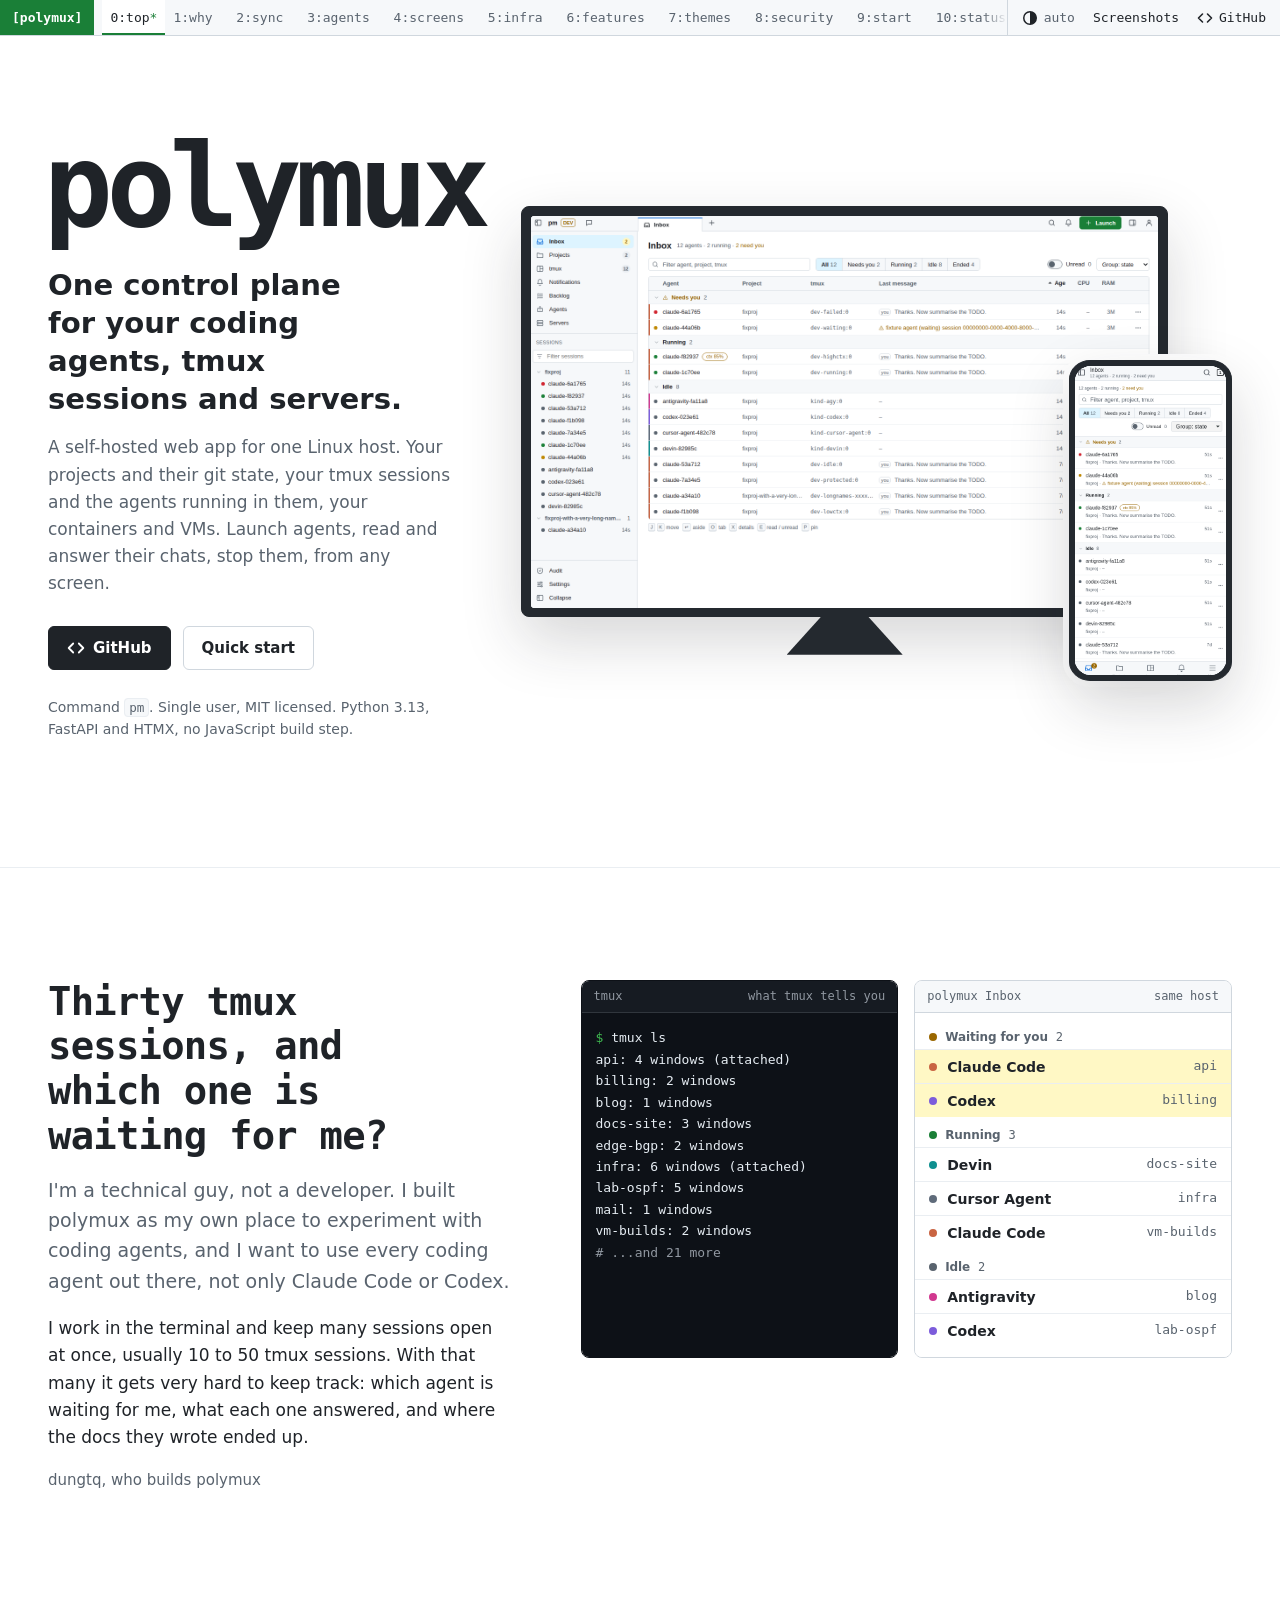
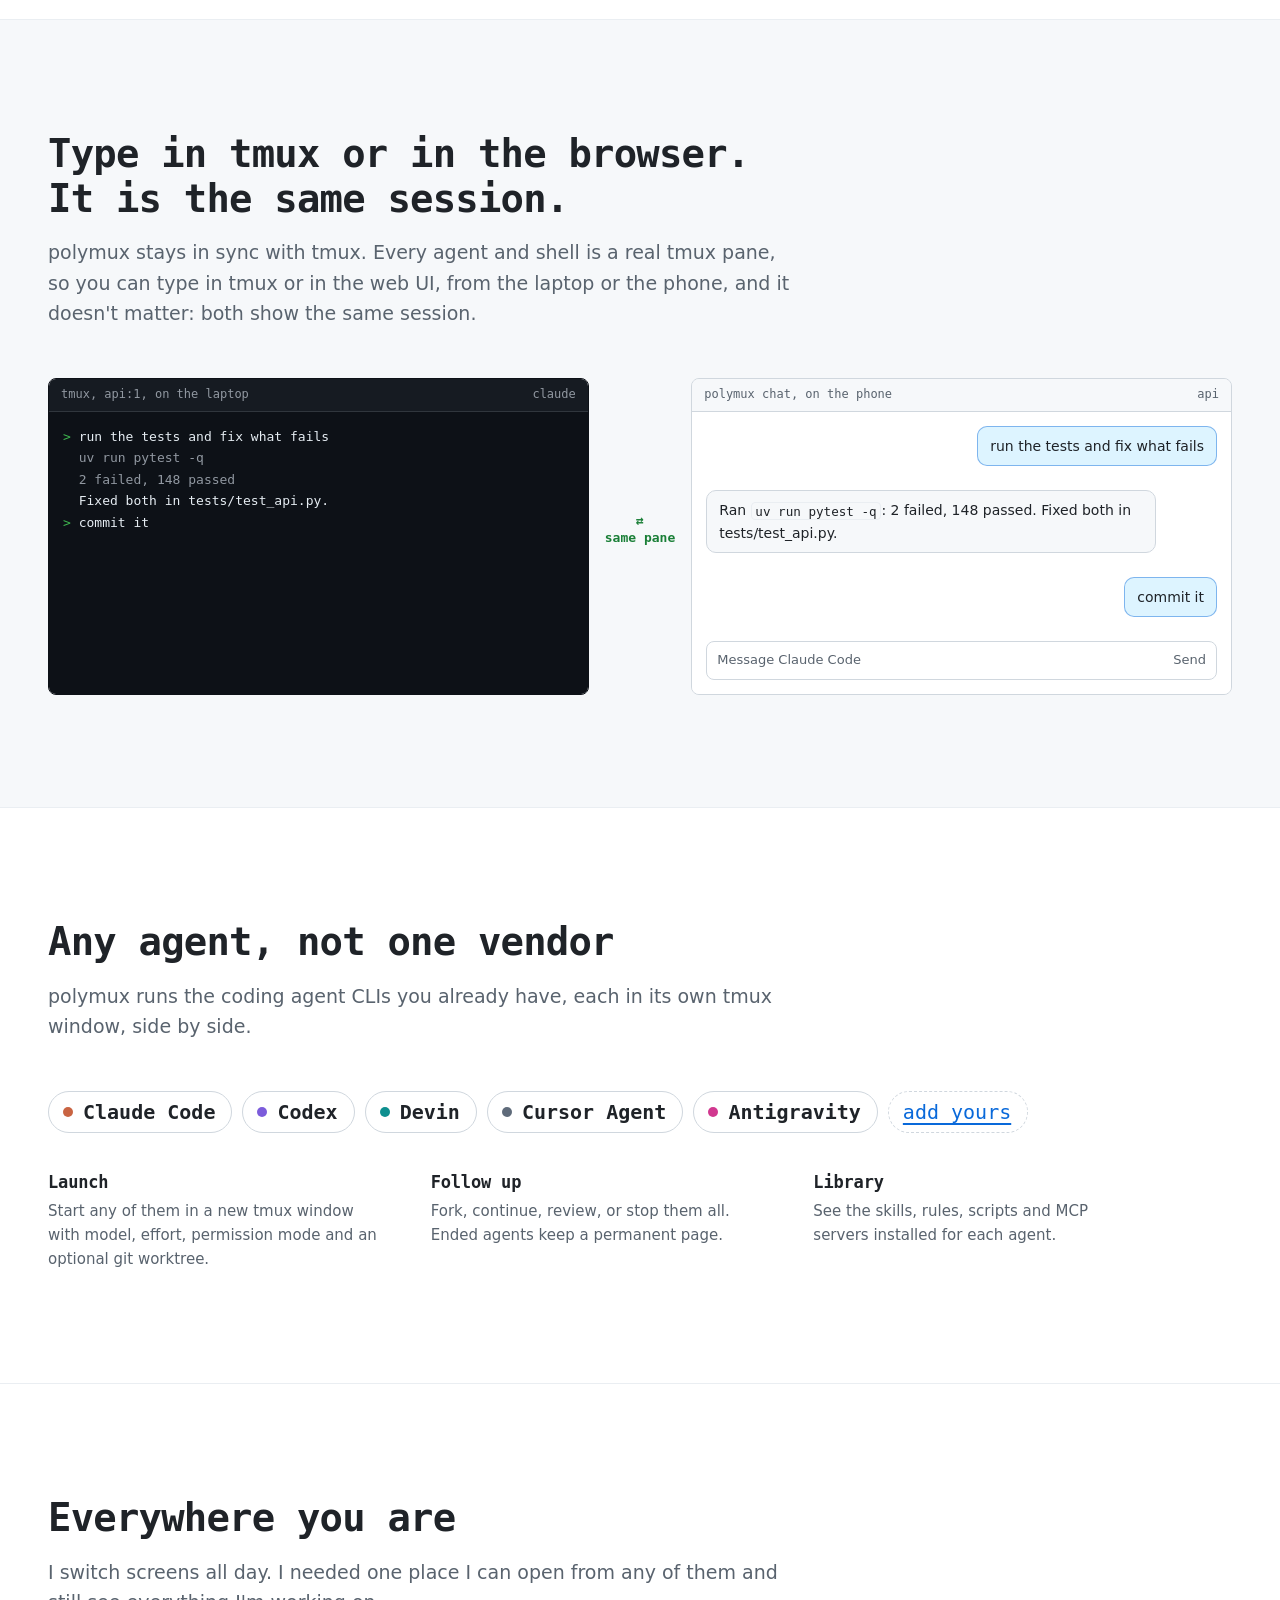
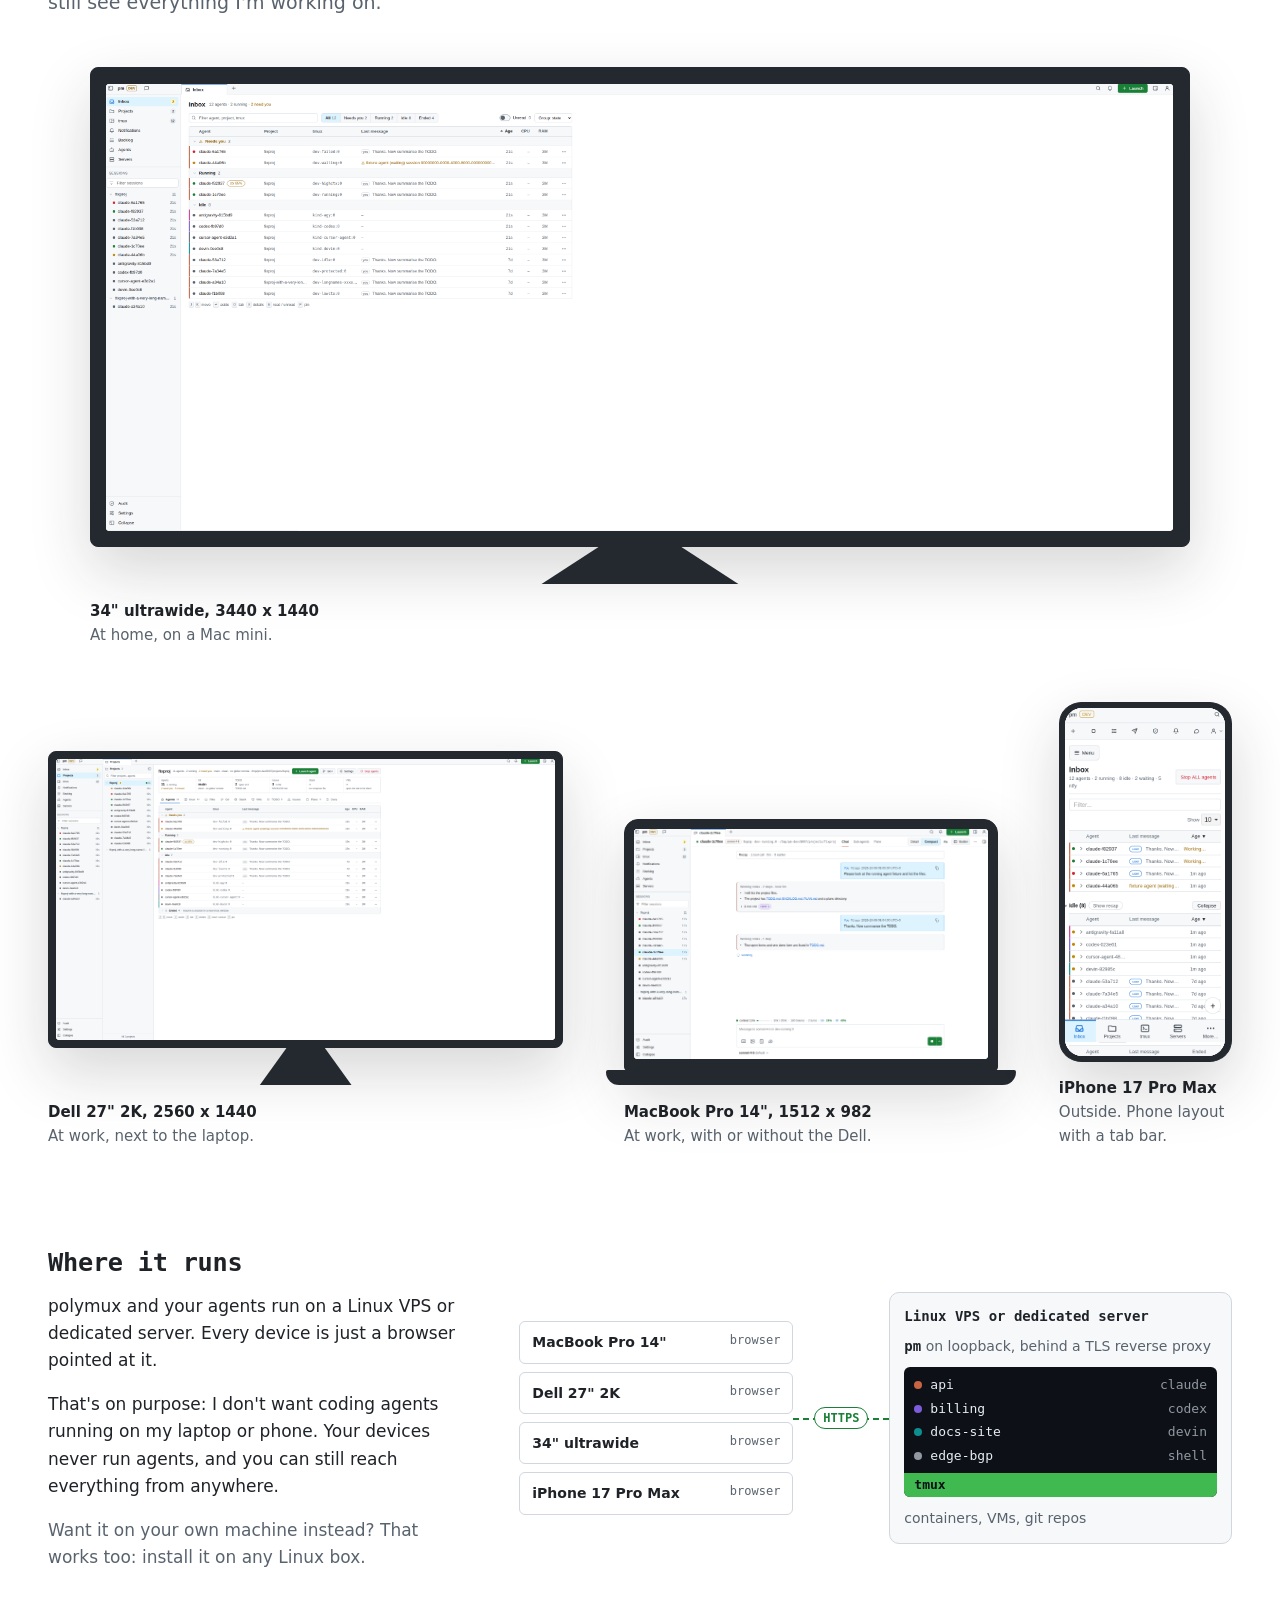
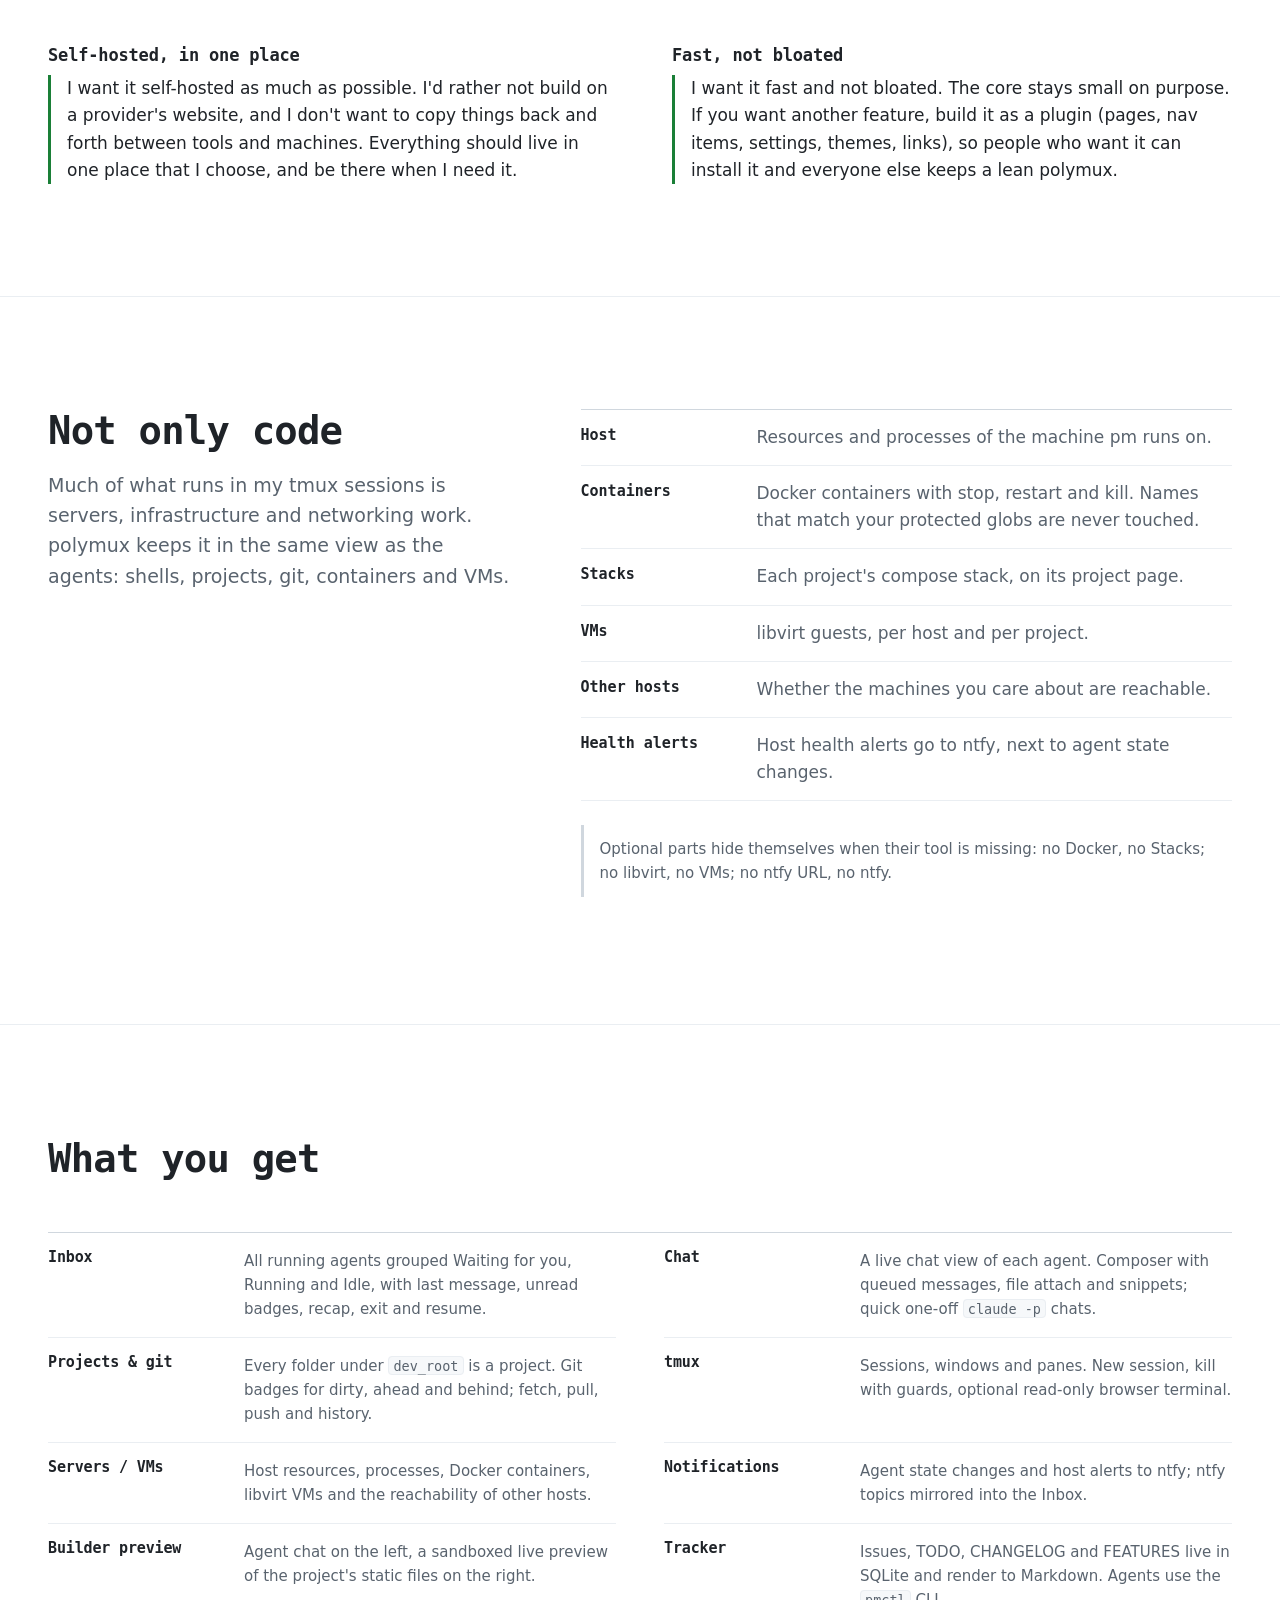
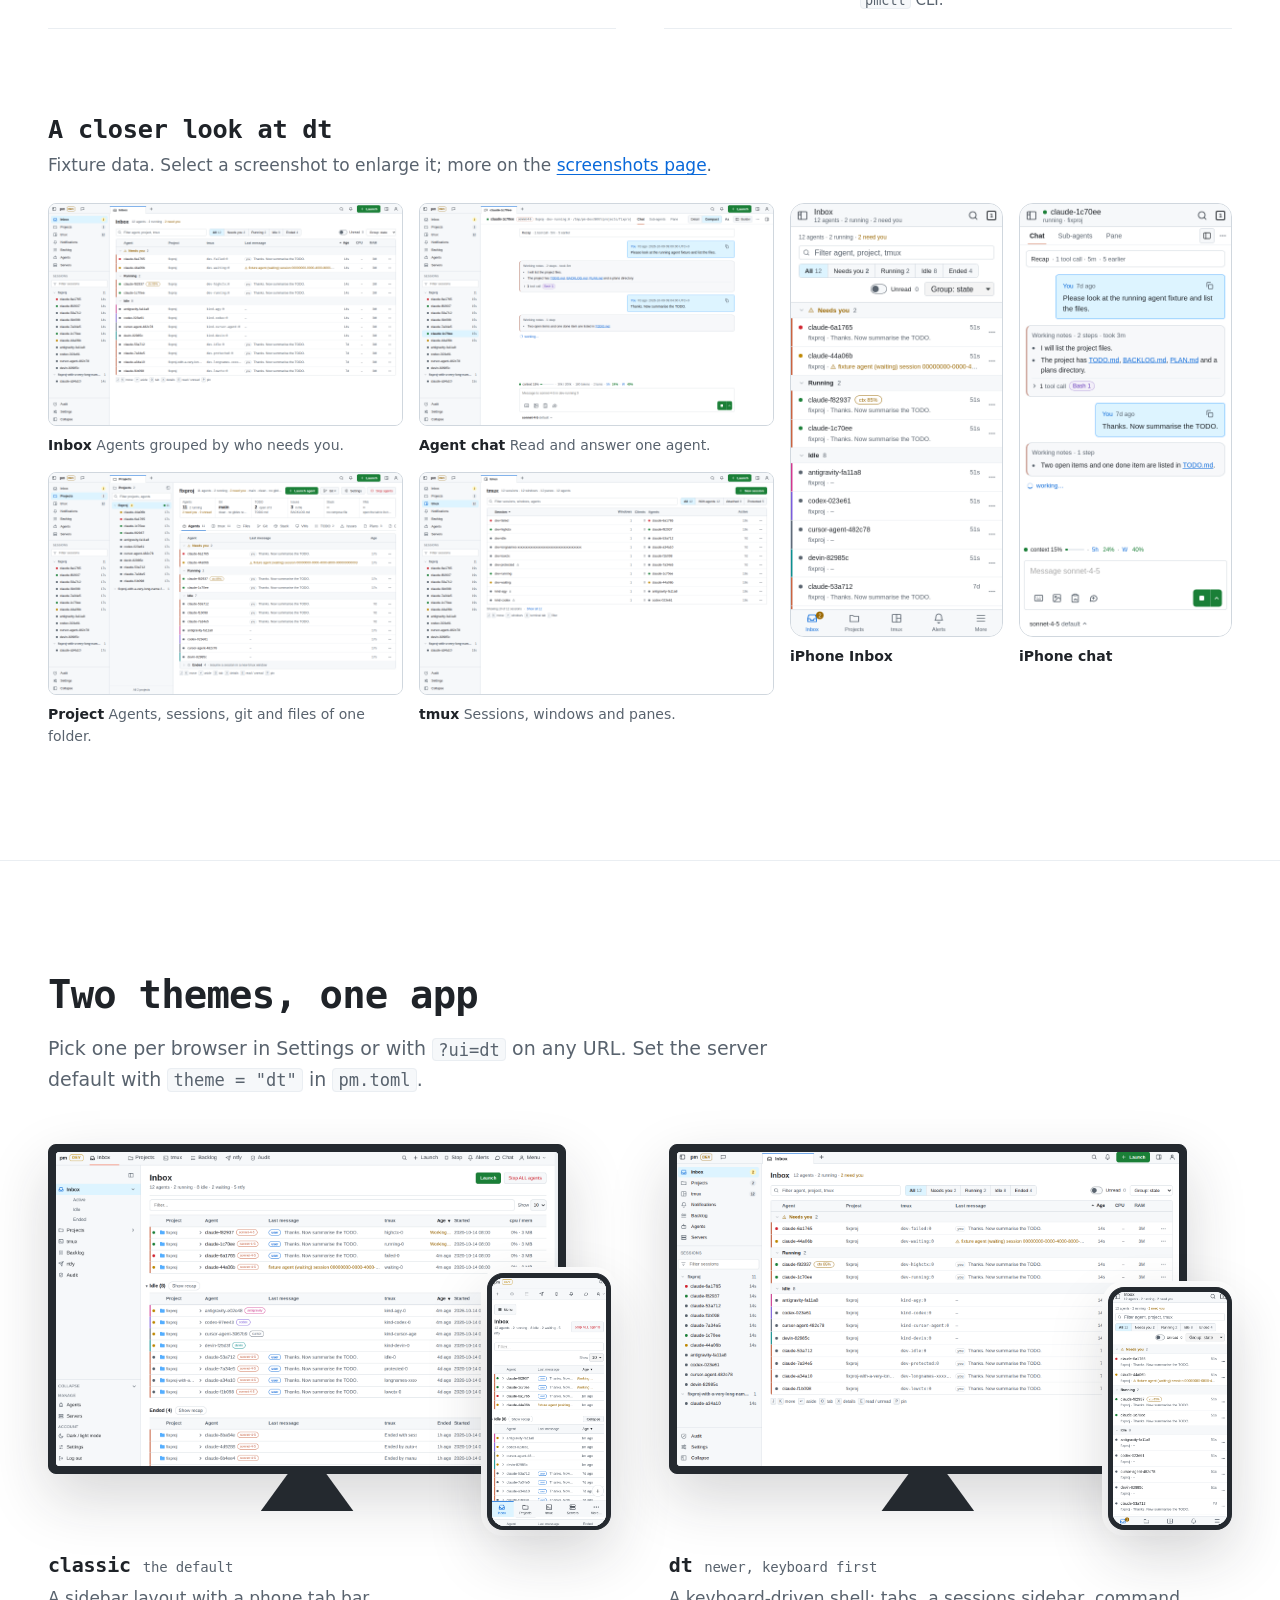
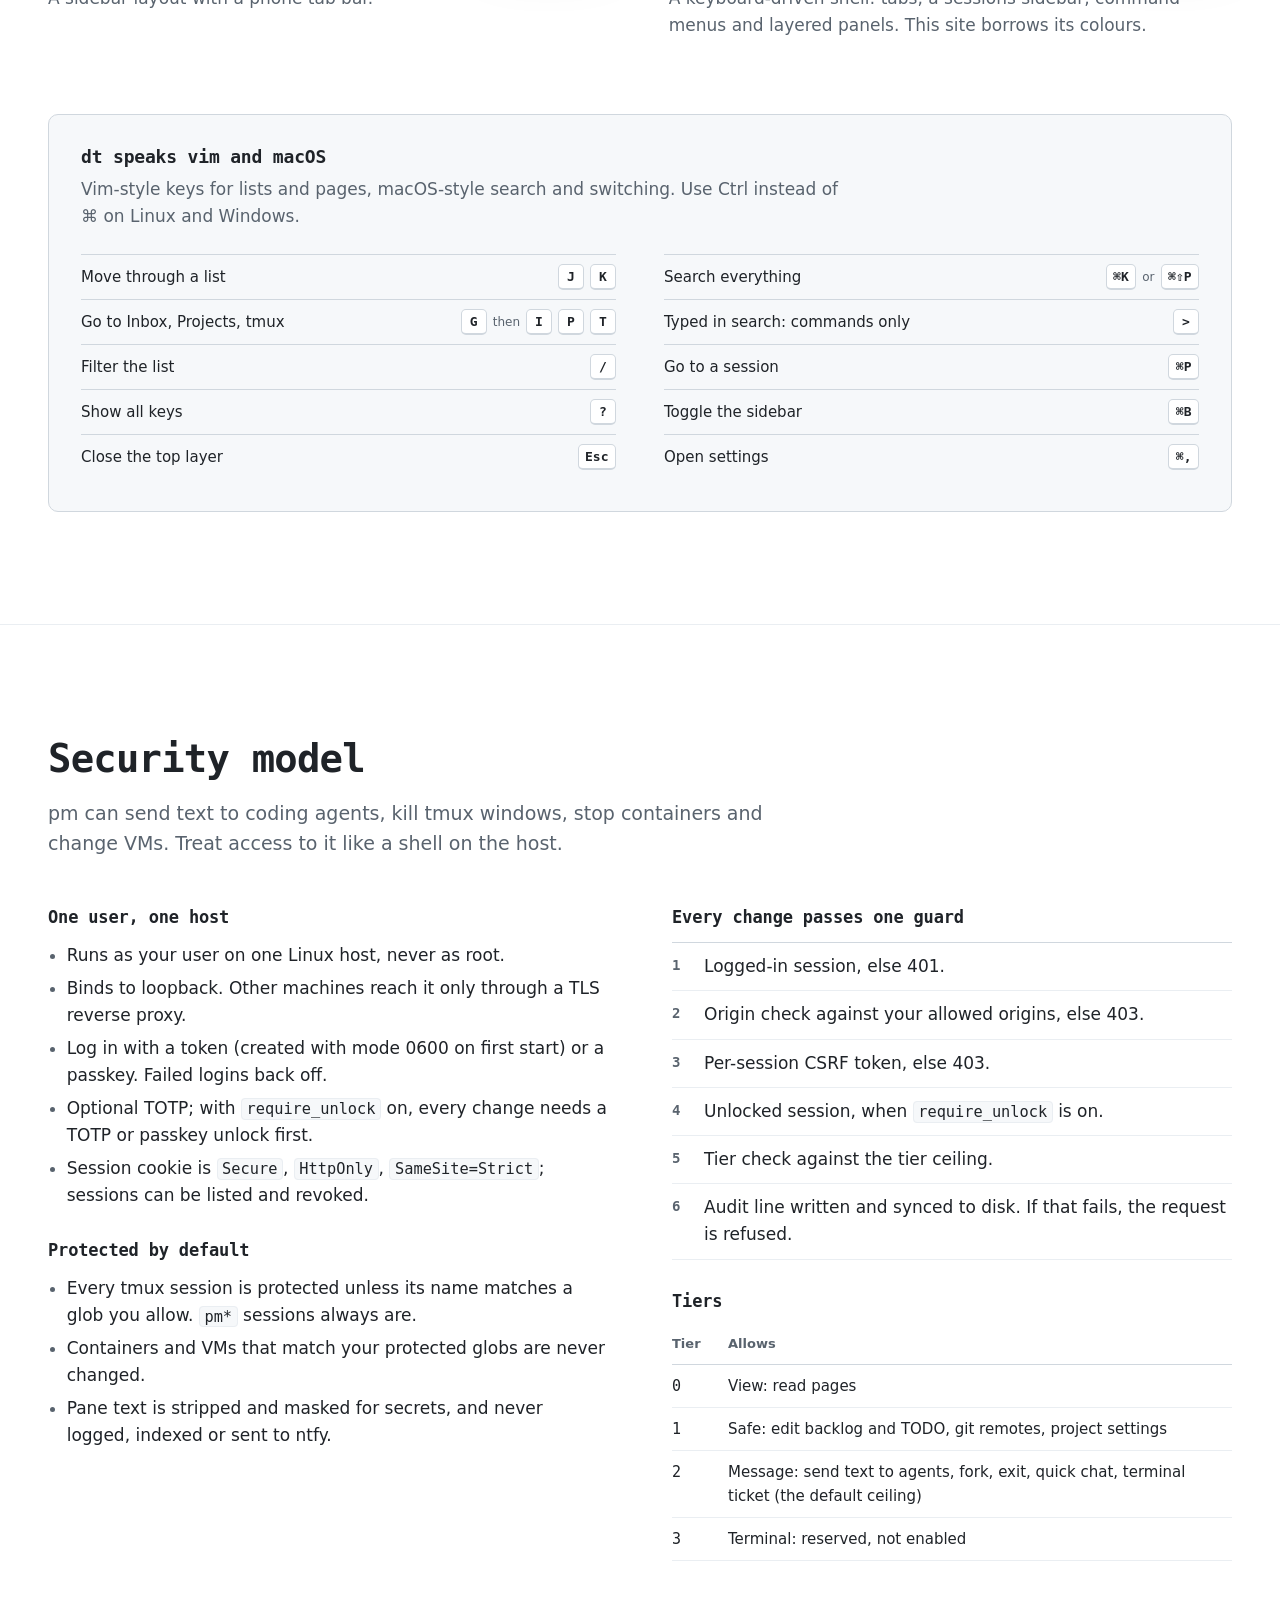
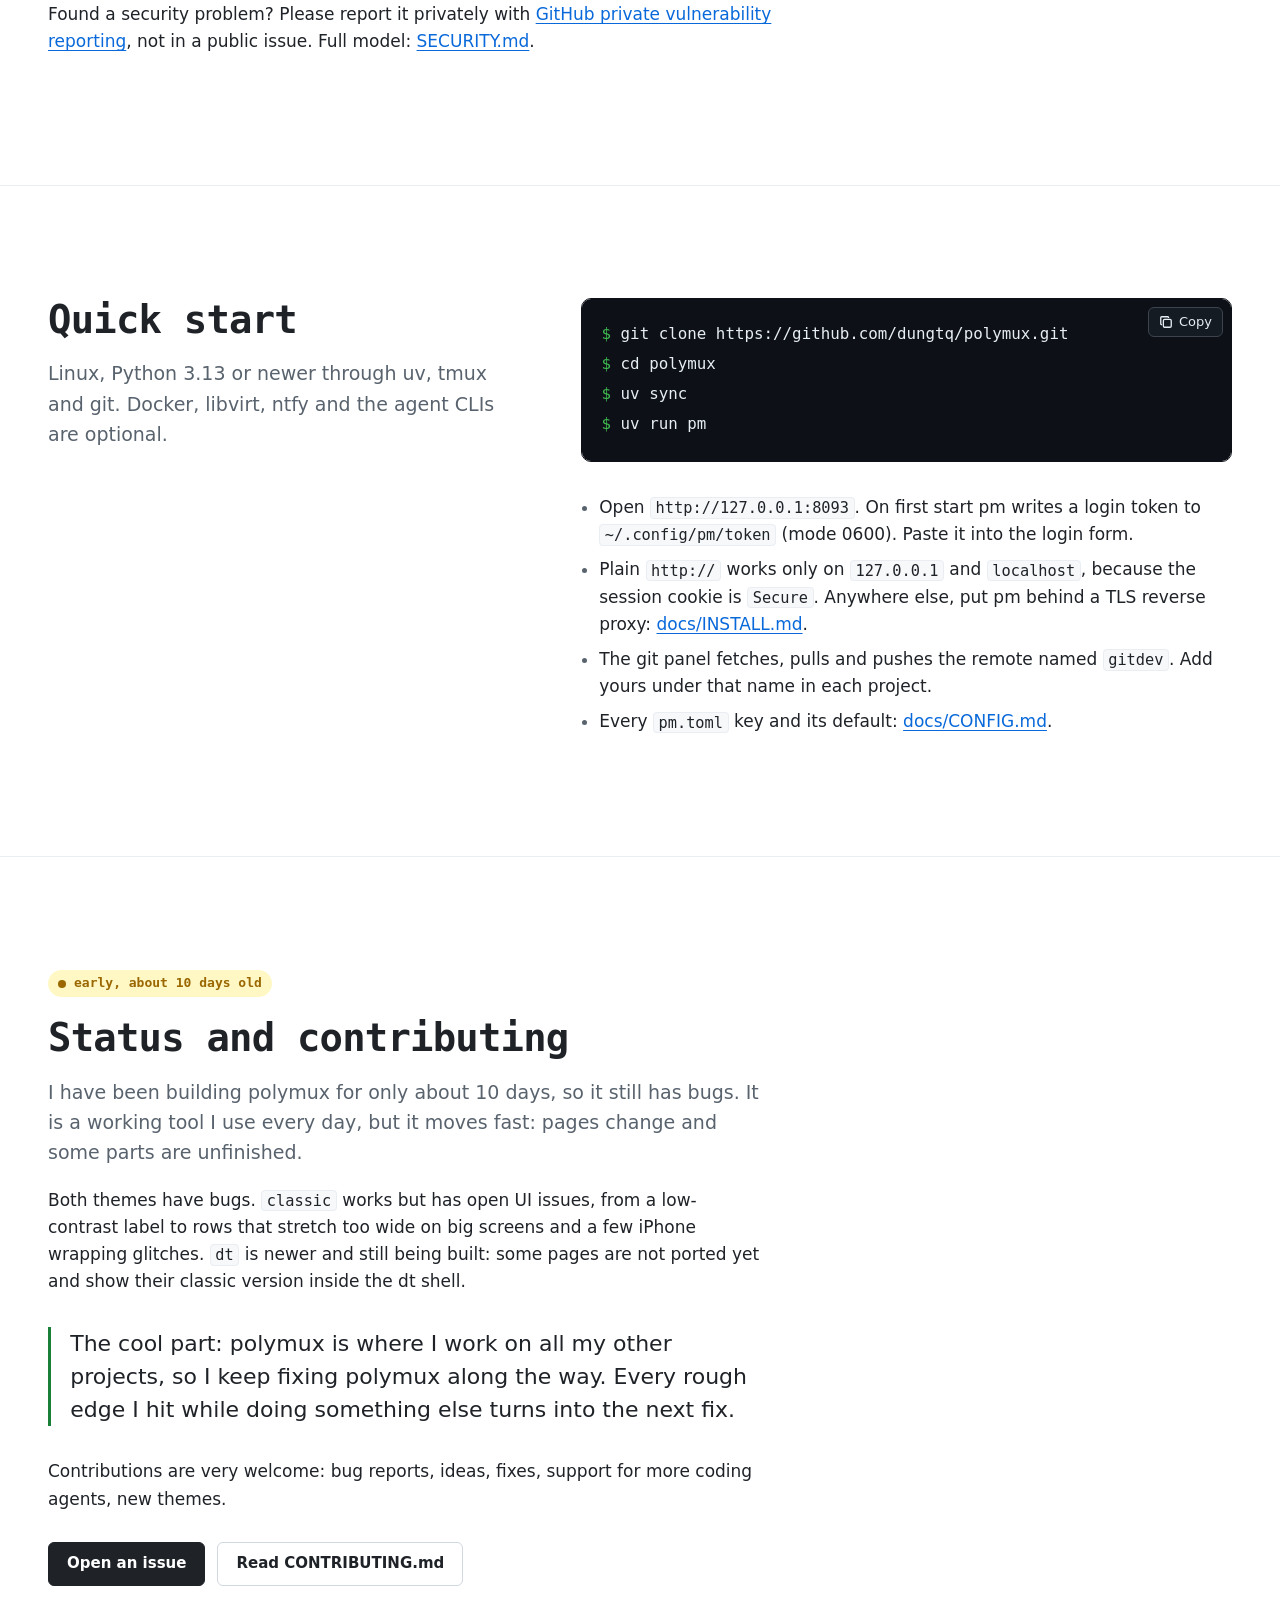
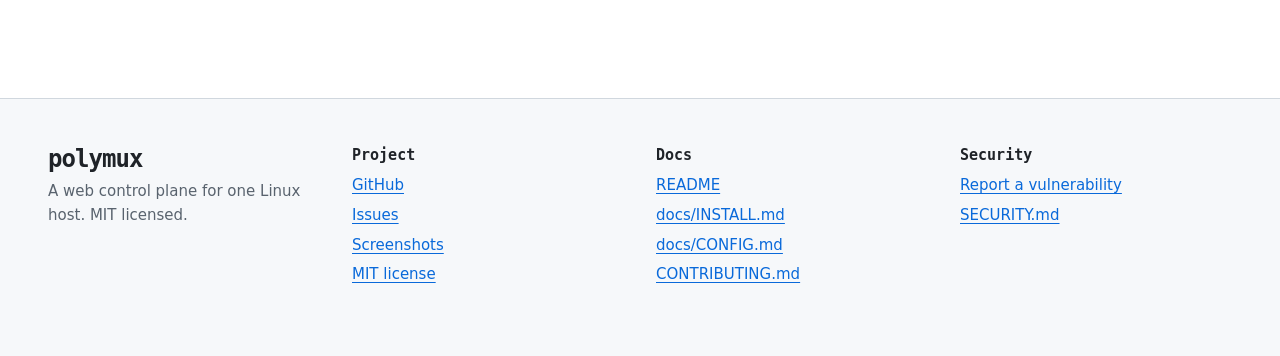
<file: docs/index.html>
<!doctype html>
<html lang="en">
<head>
<meta charset="utf-8">
<meta name="viewport" content="width=device-width, initial-scale=1, viewport-fit=cover">
<title>polymux: one control plane for coding agents, tmux and servers</title>
<meta name="description" content="polymux (command pm) is a self-hosted, single-user web control plane for one Linux host: projects, git state, tmux sessions and the coding agents running in them, containers and VMs, in one place. MIT.">
<meta name="color-scheme" content="light dark">
<meta name="theme-color" content="#ffffff" media="(prefers-color-scheme: light)">
<meta name="theme-color" content="#0d1117" media="(prefers-color-scheme: dark)">
<meta property="og:type" content="website">
<meta property="og:site_name" content="polymux">
<meta property="og:title" content="polymux: one control plane for your coding agents, tmux sessions and servers">
<meta property="og:description" content="Self-hosted, single-user web control plane for one Linux host. Claude Code, Codex, Devin, Cursor Agent, Antigravity, tmux, git, containers and VMs in one place.">
<meta property="og:url" content="https://polymux.app/">
<meta property="og:image" content="https://polymux.app/assets/og-image.png">
<meta property="og:image:width" content="1280">
<meta property="og:image:height" content="640">
<meta property="og:image:alt" content="polymux wordmark and tagline beside the dt theme Inbox on a desktop monitor and an iPhone">
<meta name="twitter:card" content="summary_large_image">
<meta name="twitter:image" content="https://polymux.app/assets/og-image.png">
<meta name="twitter:image:alt" content="polymux wordmark and tagline beside the dt theme Inbox on a desktop monitor and an iPhone">
<link rel="icon" href="favicon.svg" type="image/svg+xml">
<link rel="stylesheet" href="assets/base.css">
<link rel="stylesheet" href="assets/page.css">
<script src="assets/head.js"></script>
<script src="assets/site.js" defer></script>
<script src="assets/lightbox.js" defer></script>
</head>
<body>
<a class="skip" href="#main">Skip to content</a>

<nav class="status" aria-label="Sections">
  <a class="status-session" href="#top">[polymux]</a>
  <div class="status-windows">
    <ol>
      <li><a href="#top">0:top</a></li>
      <li><a href="#why">1:why</a></li>
      <li><a href="#sync">2:sync</a></li>
      <li><a href="#agents">3:agents</a></li>
      <li><a href="#screens">4:screens</a></li>
      <li><a href="#infra">5:infra</a></li>
      <li><a href="#features">6:features</a></li>
      <li><a href="#themes">7:themes</a></li>
      <li><a href="#security">8:security</a></li>
      <li><a href="#start">9:start</a></li>
      <li><a href="#status">10:status</a></li>
    </ol>
  </div>
  <div class="status-right">
    <button type="button" id="theme-toggle" aria-label="Switch colour theme">
      <svg viewBox="0 0 16 16" aria-hidden="true"><circle cx="8" cy="8" r="6.25" fill="none" stroke="currentColor" stroke-width="1.5"/><path d="M8 1.75a6.25 6.25 0 0 1 0 12.5z" fill="currentColor"/></svg>
      <span data-mode>auto</span>
    </button>
    <a href="screenshots.html" class="hide-sm">Screenshots</a>
    <a href="https://github.com/dungtq/polymux" aria-label="polymux on GitHub">
      <svg viewBox="0 0 16 16" aria-hidden="true"><path d="M5.5 4 1.5 8l4 4M10.5 4l4 4-4 4" fill="none" stroke="currentColor" stroke-width="1.6" stroke-linecap="round" stroke-linejoin="round"/></svg>
      <span class="hide-sm">GitHub</span>
    </a>
  </div>
</nav>

<main id="main">

<section class="hero" id="top" aria-labelledby="hero-title">
  <div class="wrap split">
    <div>
      <h1 id="hero-title">polymux</h1>
      <p class="tagline">One control plane for your coding agents, tmux sessions and servers.</p>
      <p class="sub">A self-hosted web app for one Linux host. Your projects and their git state, your tmux sessions and the agents running in them, your containers and VMs. Launch agents, read and answer their chats, stop them, from any screen.</p>
      <div class="actions">
        <a class="btn btn-primary" href="https://github.com/dungtq/polymux">
          <svg viewBox="0 0 16 16" aria-hidden="true"><path d="M5.5 4 1.5 8l4 4M10.5 4l4 4-4 4" fill="none" stroke="currentColor" stroke-width="1.6" stroke-linecap="round" stroke-linejoin="round"/></svg>
          GitHub
        </a>
        <a class="btn" href="#start">Quick start</a>
      </div>
      <p class="facts">Command <code>pm</code>. Single user, MIT licensed. Python 3.13, FastAPI and HTMX, no JavaScript build step.</p>
    </div>
    <div class="duo">
      <figure class="device monitor">
        <div class="bezel">
          <div class="screen">
            <span class="ph" aria-hidden="true"><span class="ph-label"><b>Screenshot placeholder</b><span class="ph-path">assets/shots/dt-desktop-{light,dark}.png</span></span></span>
            <picture><source data-dark media="(prefers-color-scheme: dark)" srcset="assets/shots/dt-desktop-dark.png"><img src="assets/shots/dt-desktop-light.png" width="1440" height="900" alt="polymux in the dt theme on a desktop browser" data-label="Screenshot placeholder" data-path="assets/shots/dt-desktop-{light,dark}.png"></picture><a class="zoom" href="assets/shots/dt-desktop-light.png" data-caption="dt theme, desktop: Inbox"><span class="sr">Enlarge screenshot: dt theme, desktop: Inbox</span></a>
          </div>
        </div>
      </figure>
      <figure class="device phone">
        <div class="bezel">
          <div class="screen ar-phone ar-phone-900">
            <span class="ph" aria-hidden="true"><span class="ph-label"><b>iPhone</b><span class="ph-path">dt-iphone-{light,dark}.png</span></span></span>
            <picture><source data-dark media="(prefers-color-scheme: dark)" srcset="assets/shots/dt-iphone-dark.png"><img src="assets/shots/dt-iphone-light.png" width="440" height="900" alt="polymux in the dt theme on an iPhone" data-label="iPhone" data-path="dt-iphone-{light,dark}.png"></picture><a class="zoom" href="assets/shots/dt-iphone-light.png" data-caption="dt theme, iPhone: Inbox"><span class="sr">Enlarge screenshot: dt theme, iPhone: Inbox</span></a>
          </div>
        </div>
      </figure>
    </div>
  </div>
</section>

<section id="why" aria-labelledby="why-title">
  <div class="wrap split">
    <div class="prose">
      <h2 id="why-title">Thirty tmux sessions, and which one is waiting for me?</h2>
      <p class="lead">I'm a technical guy, not a developer. I built polymux as my own place to experiment with coding agents, and I want to use every coding agent out there, not only Claude Code or Codex.</p>
      <p>I work in the terminal and keep many sessions open at once, usually 10 to 50 tmux sessions. With that many it gets very hard to keep track: which agent is waiting for me, what each one answered, and where the docs they wrote ended up.</p>
      <p class="byline">dungtq, who builds polymux</p>
    </div>
    <div class="panes">
      <div class="pane term-pane">
        <div class="pane-title"><span>tmux</span><span>what tmux tells you</span></div>
<pre class="term"><span class="p">$</span> tmux ls
api: 4 windows (attached)
billing: 2 windows
blog: 1 windows
docs-site: 3 windows
edge-bgp: 2 windows
infra: 6 windows (attached)
lab-ospf: 5 windows
mail: 1 windows
vm-builds: 2 windows
<span class="c"># ...and 21 more</span></pre>
      </div>
      <div class="pane">
        <div class="pane-title"><span>polymux Inbox</span><span>same host</span></div>
        <div class="inbox">
          <h3><span class="dot" style="--c:var(--waiting)"></span>Waiting for you <span class="n">2</span></h3>
          <ul>
            <li class="wait"><span class="dot" style="--c:var(--k-claude)"></span><span class="who">Claude Code</span><span class="sess">api</span></li>
            <li class="wait"><span class="dot" style="--c:var(--k-codex)"></span><span class="who">Codex</span><span class="sess">billing</span></li>
          </ul>
          <h3><span class="dot" style="--c:var(--running)"></span>Running <span class="n">3</span></h3>
          <ul>
            <li><span class="dot" style="--c:var(--k-devin)"></span><span class="who">Devin</span><span class="sess">docs-site</span></li>
            <li><span class="dot" style="--c:var(--k-cursor)"></span><span class="who">Cursor Agent</span><span class="sess">infra</span></li>
            <li><span class="dot" style="--c:var(--k-claude)"></span><span class="who">Claude Code</span><span class="sess">vm-builds</span></li>
          </ul>
          <h3><span class="dot"></span>Idle <span class="n">2</span></h3>
          <ul>
            <li><span class="dot" style="--c:var(--k-antigravity)"></span><span class="who">Antigravity</span><span class="sess">blog</span></li>
            <li><span class="dot" style="--c:var(--k-codex)"></span><span class="who">Codex</span><span class="sess">lab-ospf</span></li>
          </ul>
        </div>
      </div>
    </div>
  </div>
</section>

<section class="sync" id="sync" aria-labelledby="sync-title">
  <div class="wrap">
    <div class="sec-head">
      <h2 id="sync-title">Type in tmux or in the browser. It is the same session.</h2>
      <p class="lead">polymux stays in sync with tmux. Every agent and shell is a real tmux pane, so you can type in tmux or in the web UI, from the laptop or the phone, and it doesn't matter: both show the same session.</p>
    </div>
    <div class="sync-pair">
      <div class="pane term-pane">
        <div class="pane-title"><span>tmux, api:1, on the laptop</span><span>claude</span></div>
<pre class="term"><span class="p">&gt;</span> run the tests and fix what fails
<span class="c">  uv run pytest -q</span>
<span class="c">  2 failed, 148 passed</span>
  Fixed both in tests/test_api.py.
<span class="p">&gt;</span> commit it</pre>
      </div>
      <p class="sync-link" aria-hidden="true">&#8644;<br>same pane</p>
      <div class="pane">
        <div class="pane-title"><span>polymux chat, on the phone</span><span>api</span></div>
        <div class="chat">
          <p class="bub me">run the tests and fix what fails</p>
          <p class="bub">Ran <code>uv run pytest -q</code>: 2 failed, 148 passed. Fixed both in tests/test_api.py.</p>
          <p class="bub me">commit it</p>
          <div class="composer"><span>Message Claude Code</span><span>Send</span></div>
        </div>
      </div>
    </div>
  </div>
</section>

<section id="agents" aria-labelledby="agents-title">
  <div class="wrap">
    <div class="sec-head">
      <h2 id="agents-title">Any agent, not one vendor</h2>
      <p class="lead">polymux runs the coding agent CLIs you already have, each in its own tmux window, side by side.</p>
    </div>
    <ul class="chips" aria-label="Supported coding agents">
      <li><span class="dot" style="--c:var(--k-claude)"></span>Claude Code</li>
      <li><span class="dot" style="--c:var(--k-codex)"></span>Codex</li>
      <li><span class="dot" style="--c:var(--k-devin)"></span>Devin</li>
      <li><span class="dot" style="--c:var(--k-cursor)"></span>Cursor Agent</li>
      <li><span class="dot" style="--c:var(--k-antigravity)"></span>Antigravity</li>
      <li class="more"><a href="https://github.com/dungtq/polymux/blob/main/CONTRIBUTING.md">add yours</a></li>
    </ul>
    <div class="agent-notes">
      <div><h3>Launch</h3><p>Start any of them in a new tmux window with model, effort, permission mode and an optional git worktree.</p></div>
      <div><h3>Follow up</h3><p>Fork, continue, review, or stop them all. Ended agents keep a permanent page.</p></div>
      <div><h3>Library</h3><p>See the skills, rules, scripts and MCP servers installed for each agent.</p></div>
    </div>
  </div>
</section>

<section id="screens" aria-labelledby="screens-title">
  <div class="wrap">
    <div class="sec-head">
      <h2 id="screens-title">Everywhere you are</h2>
      <p class="lead">I switch screens all day. I needed one place I can open from any of them and still see everything I'm working on.</p>
    </div>
    <div class="desk">
      <figure class="device monitor uw">
        <div class="bezel">
          <div class="screen ar-34">
            <span class="ph" aria-hidden="true"><span class="ph-label"><b>Screenshot placeholder</b><span class="ph-path">assets/shots/device-ultrawide34-{light,dark}.png</span></span></span>
            <picture><source data-dark media="(prefers-color-scheme: dark)" srcset="assets/shots/device-ultrawide34-dark.png"><img src="assets/shots/device-ultrawide34-light.png" width="3440" height="1440" loading="lazy" alt="polymux on a 34 inch ultrawide monitor" data-label="Screenshot placeholder" data-path="assets/shots/device-ultrawide34-{light,dark}.png"></picture>
          </div>
        </div>
        <figcaption><strong>34" ultrawide, 3440 x 1440</strong>At home, on a Mac mini.</figcaption>
      </figure>
      <figure class="device monitor">
        <div class="bezel">
          <div class="screen ar-27">
            <span class="ph" aria-hidden="true"><span class="ph-label"><b>Screenshot placeholder</b><span class="ph-path">assets/shots/device-dell27-{light,dark}.png</span></span></span>
            <picture><source data-dark media="(prefers-color-scheme: dark)" srcset="assets/shots/device-dell27-dark.png"><img src="assets/shots/device-dell27-light.png" width="2560" height="1440" loading="lazy" alt="polymux on a Dell 27 inch 2K monitor" data-label="Screenshot placeholder" data-path="assets/shots/device-dell27-{light,dark}.png"></picture>
          </div>
        </div>
        <figcaption><strong>Dell 27" 2K, 2560 x 1440</strong>At work, next to the laptop.</figcaption>
      </figure>
      <figure class="device laptop">
        <div class="bezel">
          <div class="screen ar-mbp">
            <span class="ph" aria-hidden="true"><span class="ph-label"><b>Screenshot placeholder</b><span class="ph-path">assets/shots/device-mbp14-{light,dark}.png</span></span></span>
            <picture><source data-dark media="(prefers-color-scheme: dark)" srcset="assets/shots/device-mbp14-dark.png"><img src="assets/shots/device-mbp14-light.png" width="1512" height="982" loading="lazy" alt="polymux on a MacBook Pro 14 inch" data-label="Screenshot placeholder" data-path="assets/shots/device-mbp14-{light,dark}.png"></picture>
          </div>
        </div>
        <figcaption><strong>MacBook Pro 14", 1512 x 982</strong>At work, with or without the Dell.</figcaption>
      </figure>
      <figure class="device phone">
        <div class="bezel">
          <div class="screen ar-phone">
            <span class="ph" aria-hidden="true"><span class="ph-label"><b>iPhone</b><span class="ph-path">classic-iphone-{light,dark}.png</span></span></span>
            <picture><source data-dark media="(prefers-color-scheme: dark)" srcset="assets/shots/classic-iphone-dark.png"><img src="assets/shots/classic-iphone-light.png" width="440" height="956" loading="lazy" alt="polymux in the classic theme on an iPhone 17 Pro Max" data-label="iPhone" data-path="classic-iphone-{light,dark}.png"></picture><a class="zoom" href="assets/shots/classic-iphone-light.png" data-caption="classic theme, iPhone: Inbox"><span class="sr">Enlarge screenshot: classic theme, iPhone: Inbox</span></a>
          </div>
        </div>
        <figcaption><strong>iPhone 17 Pro Max</strong>Outside. Phone layout with a tab bar.</figcaption>
      </figure>
    </div>
    <div class="where" aria-labelledby="where-title">
      <div class="where-text">
        <h3 id="where-title">Where it runs</h3>
        <p>polymux and your agents run on a Linux VPS or dedicated server. Every device is just a browser pointed at it.</p>
        <p>That's on purpose: I don't want coding agents running on my laptop or phone. Your devices never run agents, and you can still reach everything from anywhere.</p>
        <p class="muted">Want it on your own machine instead? That works too: install it on any Linux box.</p>
      </div>
      <div class="diagram" role="img" aria-label="Diagram: a MacBook Pro, a Dell 27 inch monitor, a 34 inch ultrawide and an iPhone each open polymux in a browser over HTTPS. polymux, tmux and the coding agents all run on one Linux server.">
        <ul class="d-devices" aria-hidden="true">
          <li>MacBook Pro 14"<span>browser</span></li>
          <li>Dell 27" 2K<span>browser</span></li>
          <li>34" ultrawide<span>browser</span></li>
          <li>iPhone 17 Pro Max<span>browser</span></li>
        </ul>
        <div class="d-link" aria-hidden="true"><span>HTTPS</span></div>
        <div class="d-server" aria-hidden="true">
          <p class="d-host">Linux VPS or dedicated server</p>
          <p class="d-pm"><b>pm</b> on loopback, behind a TLS reverse proxy</p>
          <div class="d-tmux">
            <p>tmux</p>
            <ul>
              <li><span class="dot" style="--c:var(--k-claude)"></span>api<span>claude</span></li>
              <li><span class="dot" style="--c:var(--k-codex)"></span>billing<span>codex</span></li>
              <li><span class="dot" style="--c:var(--k-devin)"></span>docs-site<span>devin</span></li>
              <li><span class="dot"></span>edge-bgp<span>shell</span></li>
            </ul>
          </div>
          <p class="d-more">containers, VMs, git repos</p>
        </div>
      </div>
    </div>
    <div class="principles">
      <div>
        <h3>Self-hosted, in one place</h3>
        <p>I want it self-hosted as much as possible. I'd rather not build on a provider's website, and I don't want to copy things back and forth between tools and machines. Everything should live in one place that I choose, and be there when I need it.</p>
      </div>
      <div>
        <h3>Fast, not bloated</h3>
        <p>I want it fast and not bloated. The core stays small on purpose. If you want another feature, build it as a plugin (pages, nav items, settings, themes, links), so people who want it can install it and everyone else keeps a lean polymux.</p>
      </div>
    </div>
  </div>
</section>

<section id="infra" aria-labelledby="infra-title">
  <div class="wrap split">
    <div class="prose">
      <h2 id="infra-title">Not only code</h2>
      <p class="lead">Much of what runs in my tmux sessions is servers, infrastructure and networking work. polymux keeps it in the same view as the agents: shells, projects, git, containers and VMs.</p>
    </div>
    <div>
      <dl class="defs">
        <div><dt>Host</dt><dd>Resources and processes of the machine pm runs on.</dd></div>
        <div><dt>Containers</dt><dd>Docker containers with stop, restart and kill. Names that match your protected globs are never touched.</dd></div>
        <div><dt>Stacks</dt><dd>Each project's compose stack, on its project page.</dd></div>
        <div><dt>VMs</dt><dd>libvirt guests, per host and per project.</dd></div>
        <div><dt>Other hosts</dt><dd>Whether the machines you care about are reachable.</dd></div>
        <div><dt>Health alerts</dt><dd>Host health alerts go to ntfy, next to agent state changes.</dd></div>
      </dl>
      <p class="note">Optional parts hide themselves when their tool is missing: no Docker, no Stacks; no libvirt, no VMs; no ntfy URL, no ntfy.</p>
    </div>
  </div>
</section>

<section id="features" aria-labelledby="features-title">
  <div class="wrap">
    <div class="sec-head">
      <h2 id="features-title">What you get</h2>
    </div>
    <ul class="rows">
      <li><h3>Inbox</h3><p>All running agents grouped Waiting for you, Running and Idle, with last message, unread badges, recap, exit and resume.</p></li>
      <li><h3>Chat</h3><p>A live chat view of each agent. Composer with queued messages, file attach and snippets; quick one-off <code>claude -p</code> chats.</p></li>
      <li><h3>Projects &amp; git</h3><p>Every folder under <code>dev_root</code> is a project. Git badges for dirty, ahead and behind; fetch, pull, push and history.</p></li>
      <li><h3>tmux</h3><p>Sessions, windows and panes. New session, kill with guards, optional read-only browser terminal.</p></li>
      <li><h3>Servers / VMs</h3><p>Host resources, processes, Docker containers, libvirt VMs and the reachability of other hosts.</p></li>
      <li><h3>Notifications</h3><p>Agent state changes and host alerts to ntfy; ntfy topics mirrored into the Inbox.</p></li>
      <li><h3>Builder preview</h3><p>Agent chat on the left, a sandboxed live preview of the project's static files on the right.</p></li>
      <li><h3>Tracker</h3><p>Issues, TODO, CHANGELOG and FEATURES live in SQLite and render to Markdown. Agents use the <code>pmctl</code> CLI.</p></li>
    </ul>
    <div class="tour-head">
      <h3>A closer look at dt</h3>
      <p>Fixture data. Select a screenshot to enlarge it; more on the <a href="screenshots.html">screenshots page</a>.</p>
    </div>
    <ul class="tour">
      <li class="t-desk"><figure>
        <a class="zoom" href="assets/shots/dt/01-inbox-light.png" data-caption="dt theme: Inbox"><picture><source data-dark media="(prefers-color-scheme: dark)" srcset="assets/shots/dt/01-inbox-dark.png"><img src="assets/shots/dt/01-inbox-light.png" width="1440" height="900" loading="lazy" decoding="async" alt="dt theme, Inbox"></picture></a>
        <figcaption><b>Inbox</b> Agents grouped by who needs you.</figcaption>
      </figure></li>
      <li class="t-desk"><figure>
        <a class="zoom" href="assets/shots/dt/02-agent-chat-light.png" data-caption="dt theme: Agent chat"><picture><source data-dark media="(prefers-color-scheme: dark)" srcset="assets/shots/dt/02-agent-chat-dark.png"><img src="assets/shots/dt/02-agent-chat-light.png" width="1440" height="900" loading="lazy" decoding="async" alt="dt theme, Agent chat"></picture></a>
        <figcaption><b>Agent chat</b> Read and answer one agent.</figcaption>
      </figure></li>
      <li class="t-desk"><figure>
        <a class="zoom" href="assets/shots/dt/03-project-light.png" data-caption="dt theme: Project"><picture><source data-dark media="(prefers-color-scheme: dark)" srcset="assets/shots/dt/03-project-dark.png"><img src="assets/shots/dt/03-project-light.png" width="1440" height="900" loading="lazy" decoding="async" alt="dt theme, Project"></picture></a>
        <figcaption><b>Project</b> Agents, sessions, git and files of one folder.</figcaption>
      </figure></li>
      <li class="t-desk"><figure>
        <a class="zoom" href="assets/shots/dt/04-tmux-light.png" data-caption="dt theme: tmux"><picture><source data-dark media="(prefers-color-scheme: dark)" srcset="assets/shots/dt/04-tmux-dark.png"><img src="assets/shots/dt/04-tmux-light.png" width="1440" height="900" loading="lazy" decoding="async" alt="dt theme, tmux"></picture></a>
        <figcaption><b>tmux</b> Sessions, windows and panes.</figcaption>
      </figure></li>
      <li class="t-phone"><figure>
        <a class="zoom" href="assets/shots/dt/10-iphone-inbox-light.png" data-caption="dt theme: iPhone Inbox"><picture><source data-dark media="(prefers-color-scheme: dark)" srcset="assets/shots/dt/10-iphone-inbox-dark.png"><img src="assets/shots/dt/10-iphone-inbox-light.png" width="440" height="900" loading="lazy" decoding="async" alt="dt theme, iPhone Inbox"></picture></a>
        <figcaption><b>iPhone Inbox</b> </figcaption>
      </figure></li>
      <li class="t-phone"><figure>
        <a class="zoom" href="assets/shots/dt/11-iphone-chat-light.png" data-caption="dt theme: iPhone chat"><picture><source data-dark media="(prefers-color-scheme: dark)" srcset="assets/shots/dt/11-iphone-chat-dark.png"><img src="assets/shots/dt/11-iphone-chat-light.png" width="440" height="900" loading="lazy" decoding="async" alt="dt theme, iPhone chat"></picture></a>
        <figcaption><b>iPhone chat</b> </figcaption>
      </figure></li>
    </ul>
  </div>
</section>

<section id="themes" aria-labelledby="themes-title">
  <div class="wrap">
    <div class="sec-head">
      <h2 id="themes-title">Two themes, one app</h2>
      <p class="lead">Pick one per browser in Settings or with <code>?ui=dt</code> on any URL. Set the server default with <code>theme = "dt"</code> in <code>pm.toml</code>.</p>
    </div>
    <div class="themes">
      <div>
        <div class="duo">
          <figure class="device monitor">
            <div class="bezel">
              <div class="screen">
                <span class="ph" aria-hidden="true"><span class="ph-label"><b>Screenshot placeholder</b><span class="ph-path">assets/shots/classic-desktop-{light,dark}.png</span></span></span>
                <picture><source data-dark media="(prefers-color-scheme: dark)" srcset="assets/shots/classic-desktop-dark.png"><img src="assets/shots/classic-desktop-light.png" width="2880" height="1800" loading="lazy" alt="The classic theme on a desktop browser" data-label="Screenshot placeholder" data-path="assets/shots/classic-desktop-{light,dark}.png"></picture><a class="zoom" href="assets/shots/classic-desktop-light.png" data-caption="classic theme, desktop: Inbox"><span class="sr">Enlarge screenshot: classic theme, desktop: Inbox</span></a>
              </div>
            </div>
          </figure>
          <figure class="device phone">
            <div class="bezel">
              <div class="screen ar-phone">
                <span class="ph" aria-hidden="true"><span class="ph-label"><b>iPhone</b><span class="ph-path">classic-iphone-{light,dark}.png</span></span></span>
                <picture><source data-dark media="(prefers-color-scheme: dark)" srcset="assets/shots/classic-iphone-dark.png"><img src="assets/shots/classic-iphone-light.png" width="440" height="956" loading="lazy" alt="The classic theme on an iPhone" data-label="iPhone" data-path="classic-iphone-{light,dark}.png"></picture><a class="zoom" href="assets/shots/classic-iphone-light.png" data-caption="classic theme, iPhone: Inbox"><span class="sr">Enlarge screenshot: classic theme, iPhone: Inbox</span></a>
              </div>
            </div>
          </figure>
        </div>
        <h3>classic <span class="muted">the default</span></h3>
        <p>A sidebar layout with a phone tab bar.</p>
      </div>
      <div>
        <div class="duo">
          <figure class="device monitor">
            <div class="bezel">
              <div class="screen">
                <span class="ph" aria-hidden="true"><span class="ph-label"><b>Screenshot placeholder</b><span class="ph-path">assets/shots/dt-desktop-{light,dark}.png</span></span></span>
                <picture><source data-dark media="(prefers-color-scheme: dark)" srcset="assets/shots/dt-desktop-dark.png"><img src="assets/shots/dt-desktop-light.png" width="1440" height="900" loading="lazy" alt="The dt theme on a desktop browser" data-label="Screenshot placeholder" data-path="assets/shots/dt-desktop-{light,dark}.png"></picture><a class="zoom" href="assets/shots/dt-desktop-light.png" data-caption="dt theme, desktop: Inbox"><span class="sr">Enlarge screenshot: dt theme, desktop: Inbox</span></a>
              </div>
            </div>
          </figure>
          <figure class="device phone">
            <div class="bezel">
              <div class="screen ar-phone ar-phone-900">
                <span class="ph" aria-hidden="true"><span class="ph-label"><b>iPhone</b><span class="ph-path">dt-iphone-{light,dark}.png</span></span></span>
                <picture><source data-dark media="(prefers-color-scheme: dark)" srcset="assets/shots/dt-iphone-dark.png"><img src="assets/shots/dt-iphone-light.png" width="440" height="900" loading="lazy" alt="The dt theme on an iPhone" data-label="iPhone" data-path="dt-iphone-{light,dark}.png"></picture><a class="zoom" href="assets/shots/dt-iphone-light.png" data-caption="dt theme, iPhone: Inbox"><span class="sr">Enlarge screenshot: dt theme, iPhone: Inbox</span></a>
              </div>
            </div>
          </figure>
        </div>
        <h3>dt <span class="muted">newer, keyboard first</span></h3>
        <p>A keyboard-driven shell: tabs, a sessions sidebar, command menus and layered panels. This site borrows its colours.</p>
      </div>
    </div>
    <div class="keys">
      <h3>dt speaks vim and macOS</h3>
      <p>Vim-style keys for lists and pages, macOS-style search and switching. Use Ctrl instead of ⌘ on Linux and Windows.</p>
      <dl class="keymap">
        <div><dt><kbd>J</kbd><kbd>K</kbd></dt><dd>Move through a list</dd></div>
        <div><dt><kbd>⌘K</kbd><span class="then">or</span><kbd>⌘⇧P</kbd></dt><dd>Search everything</dd></div>
        <div><dt><kbd>G</kbd><span class="then">then</span><kbd>I</kbd><kbd>P</kbd><kbd>T</kbd></dt><dd>Go to Inbox, Projects, tmux</dd></div>
        <div><dt><kbd>&gt;</kbd></dt><dd>Typed in search: commands only</dd></div>
        <div><dt><kbd>/</kbd></dt><dd>Filter the list</dd></div>
        <div><dt><kbd>⌘P</kbd></dt><dd>Go to a session</dd></div>
        <div><dt><kbd>?</kbd></dt><dd>Show all keys</dd></div>
        <div><dt><kbd>⌘B</kbd></dt><dd>Toggle the sidebar</dd></div>
        <div><dt><kbd>Esc</kbd></dt><dd>Close the top layer</dd></div>
        <div><dt><kbd>⌘,</kbd></dt><dd>Open settings</dd></div>
      </dl>
    </div>
  </div>
</section>

<section id="security" aria-labelledby="security-title">
  <div class="wrap">
    <div class="sec-head">
      <h2 id="security-title">Security model</h2>
      <p class="lead">pm can send text to coding agents, kill tmux windows, stop containers and change VMs. Treat access to it like a shell on the host.</p>
    </div>
    <div class="sec-grid">
      <div>
        <h3>One user, one host</h3>
        <ul class="plain">
          <li>Runs as your user on one Linux host, never as root.</li>
          <li>Binds to loopback. Other machines reach it only through a TLS reverse proxy.</li>
          <li>Log in with a token (created with mode 0600 on first start) or a passkey. Failed logins back off.</li>
          <li>Optional TOTP; with <code>require_unlock</code> on, every change needs a TOTP or passkey unlock first.</li>
          <li>Session cookie is <code>Secure</code>, <code>HttpOnly</code>, <code>SameSite=Strict</code>; sessions can be listed and revoked.</li>
        </ul>
        <h3 style="margin-top:2rem">Protected by default</h3>
        <ul class="plain">
          <li>Every tmux session is protected unless its name matches a glob you allow. <code>pm*</code> sessions always are.</li>
          <li>Containers and VMs that match your protected globs are never changed.</li>
          <li>Pane text is stripped and masked for secrets, and never logged, indexed or sent to ntfy.</li>
        </ul>
      </div>
      <div>
        <h3>Every change passes one guard</h3>
        <ol class="guard">
          <li>Logged-in session, else 401.</li>
          <li>Origin check against your allowed origins, else 403.</li>
          <li>Per-session CSRF token, else 403.</li>
          <li>Unlocked session, when <code>require_unlock</code> is on.</li>
          <li>Tier check against the tier ceiling.</li>
          <li>Audit line written and synced to disk. If that fails, the request is refused.</li>
        </ol>
        <h3 style="margin-top:2rem">Tiers</h3>
        <table>
          <thead><tr><th scope="col">Tier</th><th scope="col">Allows</th></tr></thead>
          <tbody>
            <tr><td>0</td><td>View: read pages</td></tr>
            <tr><td>1</td><td>Safe: edit backlog and TODO, git remotes, project settings</td></tr>
            <tr><td>2</td><td>Message: send text to agents, fork, exit, quick chat, terminal ticket (the default ceiling)</td></tr>
            <tr><td>3</td><td>Terminal: reserved, not enabled</td></tr>
          </tbody>
        </table>
      </div>
    </div>
    <p class="warnline">Found a security problem? Please report it privately with <a href="https://github.com/dungtq/polymux/security/advisories/new">GitHub private vulnerability reporting</a>, not in a public issue. Full model: <a href="https://github.com/dungtq/polymux/blob/main/SECURITY.md">SECURITY.md</a>.</p>
  </div>
</section>

<section id="start" aria-labelledby="start-title">
  <div class="wrap split">
    <div class="prose">
      <h2 id="start-title">Quick start</h2>
      <p class="lead">Linux, Python 3.13 or newer through uv, tmux and git. Docker, libvirt, ntfy and the agent CLIs are optional.</p>
    </div>
    <div>
      <div class="qs-term">
        <button type="button" class="copy" data-copy="qs-cmds" hidden>
          <svg viewBox="0 0 16 16" aria-hidden="true"><rect x="5" y="5" width="9" height="9" rx="1.5" fill="none" stroke="currentColor" stroke-width="1.5"/><path d="M11 3.5V3a1 1 0 0 0-1-1H3a1 1 0 0 0-1 1v7a1 1 0 0 0 1 1h.5" fill="none" stroke="currentColor" stroke-width="1.5"/></svg>
          <span>Copy</span>
        </button>
<pre class="term" id="qs-cmds" data-text="git clone https://github.com/dungtq/polymux.git
cd polymux
uv sync
uv run pm"><span class="p">$</span> git clone https://github.com/dungtq/polymux.git
<span class="p">$</span> cd polymux
<span class="p">$</span> uv sync
<span class="p">$</span> uv run pm</pre>
      </div>
      <ul class="after plain">
        <li>Open <code>http://127.0.0.1:8093</code>. On first start pm writes a login token to <code>~/.config/pm/token</code> (mode 0600). Paste it into the login form.</li>
        <li>Plain <code>http://</code> works only on <code>127.0.0.1</code> and <code>localhost</code>, because the session cookie is <code>Secure</code>. Anywhere else, put pm behind a TLS reverse proxy: <a href="https://github.com/dungtq/polymux/blob/main/docs/INSTALL.md">docs/INSTALL.md</a>.</li>
        <li>The git panel fetches, pulls and pushes the remote named <code>gitdev</code>. Add yours under that name in each project.</li>
        <li>Every <code>pm.toml</code> key and its default: <a href="https://github.com/dungtq/polymux/blob/main/docs/CONFIG.md">docs/CONFIG.md</a>.</li>
      </ul>
    </div>
  </div>
</section>

<section class="status-sec" id="status" aria-labelledby="status-title">
  <div class="wrap">
    <p class="badge"><span class="dot" style="--c:var(--waiting)"></span>early, about 10 days old</p>
    <h2 id="status-title">Status and contributing</h2>
    <div class="prose">
      <p class="lead">I have been building polymux for only about 10 days, so it still has bugs. It is a working tool I use every day, but it moves fast: pages change and some parts are unfinished.</p>
      <p>Both themes have bugs. <code>classic</code> works but has open UI issues, from a low-contrast label to rows that stretch too wide on big screens and a few iPhone wrapping glitches. <code>dt</code> is newer and still being built: some pages are not ported yet and show their classic version inside the dt shell.</p>
      <blockquote><p>The cool part: polymux is where I work on all my other projects, so I keep fixing polymux along the way. Every rough edge I hit while doing something else turns into the next fix.</p></blockquote>
      <p>Contributions are very welcome: bug reports, ideas, fixes, support for more coding agents, new themes.</p>
      <div class="actions">
        <a class="btn btn-primary" href="https://github.com/dungtq/polymux/issues">Open an issue</a>
        <a class="btn" href="https://github.com/dungtq/polymux/blob/main/CONTRIBUTING.md">Read CONTRIBUTING.md</a>
      </div>
    </div>
  </div>
</section>

</main>

<footer class="foot">
  <div class="wrap foot-grid">
    <div>
      <p class="mark">polymux</p>
      <p class="muted">A web control plane for one Linux host. MIT licensed.</p>
    </div>
    <div>
      <h2>Project</h2>
      <ul>
        <li><a href="https://github.com/dungtq/polymux">GitHub</a></li>
        <li><a href="https://github.com/dungtq/polymux/issues">Issues</a></li>
        <li><a href="screenshots.html">Screenshots</a></li>
        <li><a href="https://github.com/dungtq/polymux/blob/main/LICENSE">MIT license</a></li>
      </ul>
    </div>
    <div>
      <h2>Docs</h2>
      <ul>
        <li><a href="https://github.com/dungtq/polymux#readme">README</a></li>
        <li><a href="https://github.com/dungtq/polymux/blob/main/docs/INSTALL.md">docs/INSTALL.md</a></li>
        <li><a href="https://github.com/dungtq/polymux/blob/main/docs/CONFIG.md">docs/CONFIG.md</a></li>
        <li><a href="https://github.com/dungtq/polymux/blob/main/CONTRIBUTING.md">CONTRIBUTING.md</a></li>
      </ul>
    </div>
    <div>
      <h2>Security</h2>
      <ul>
        <li><a href="https://github.com/dungtq/polymux/security/advisories/new">Report a vulnerability</a></li>
        <li><a href="https://github.com/dungtq/polymux/blob/main/SECURITY.md">SECURITY.md</a></li>
      </ul>
    </div>
  </div>
</footer>
</body>
</html>
</file>
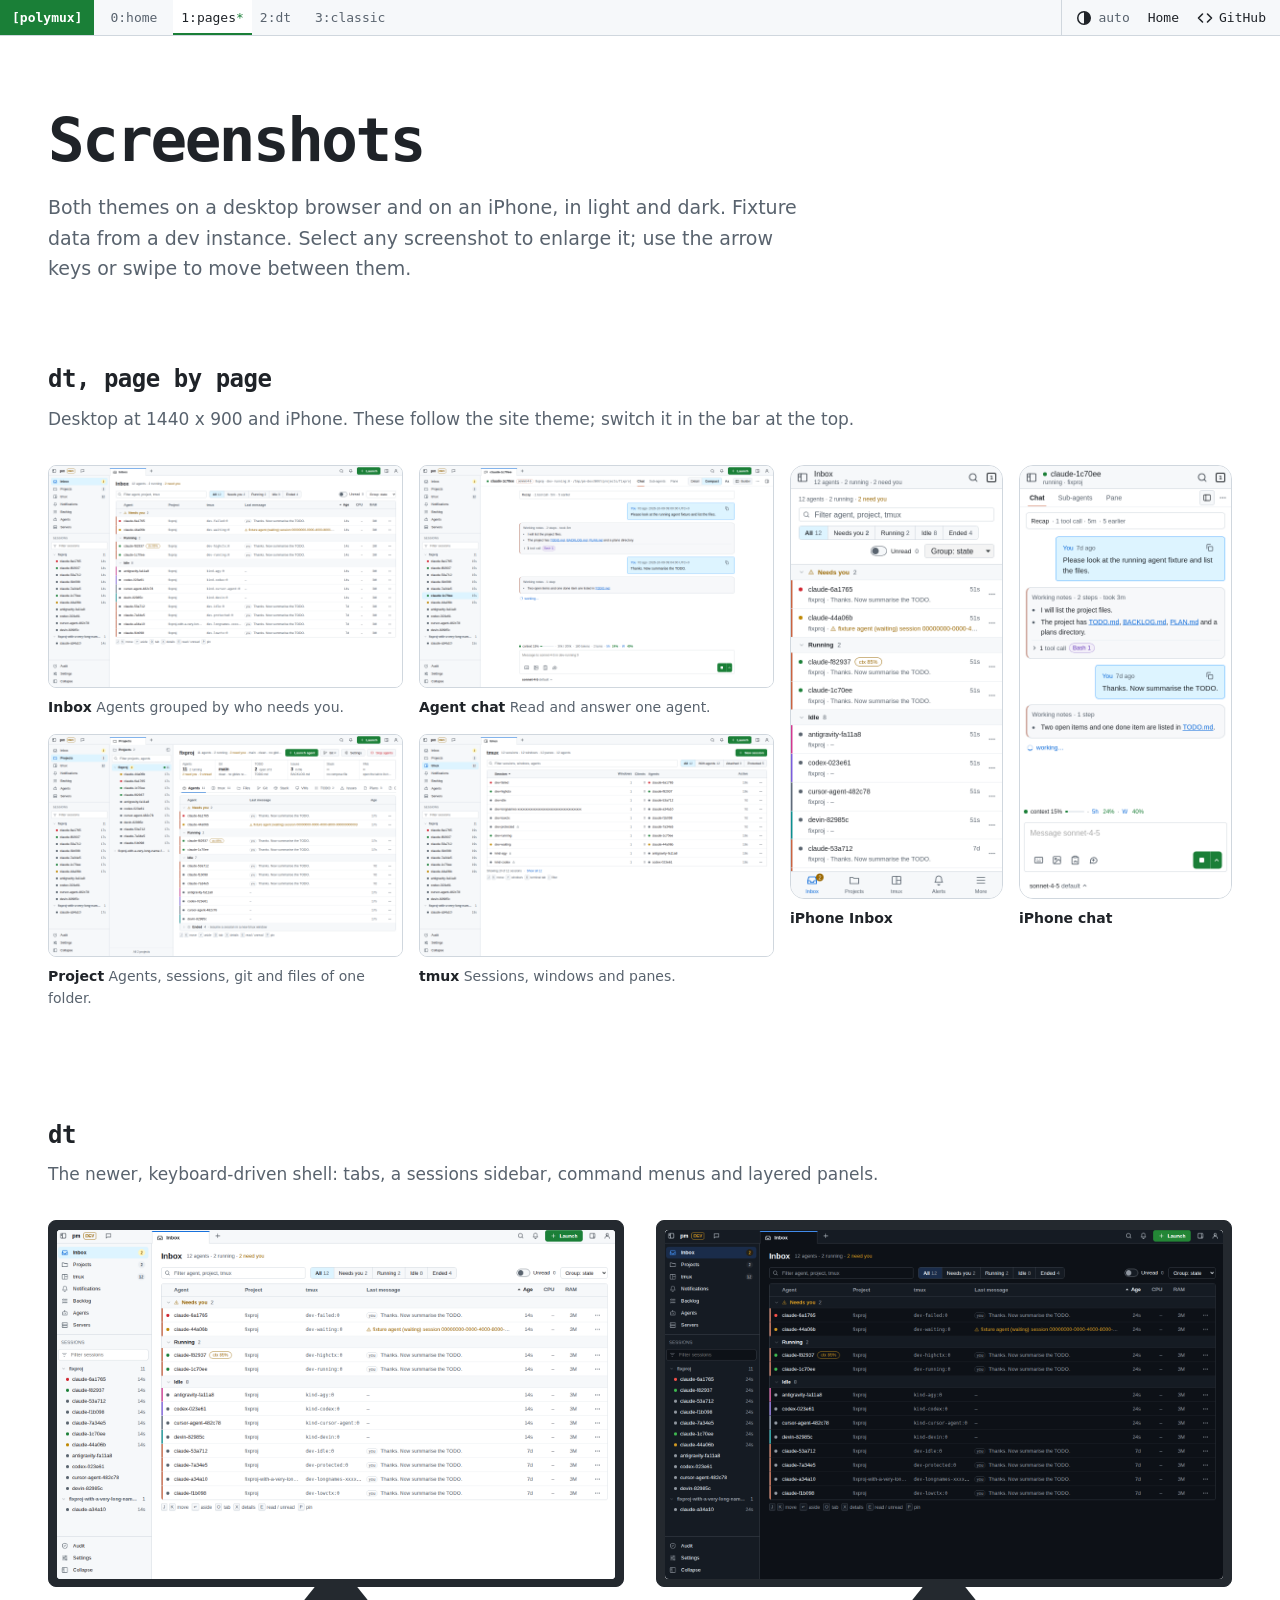
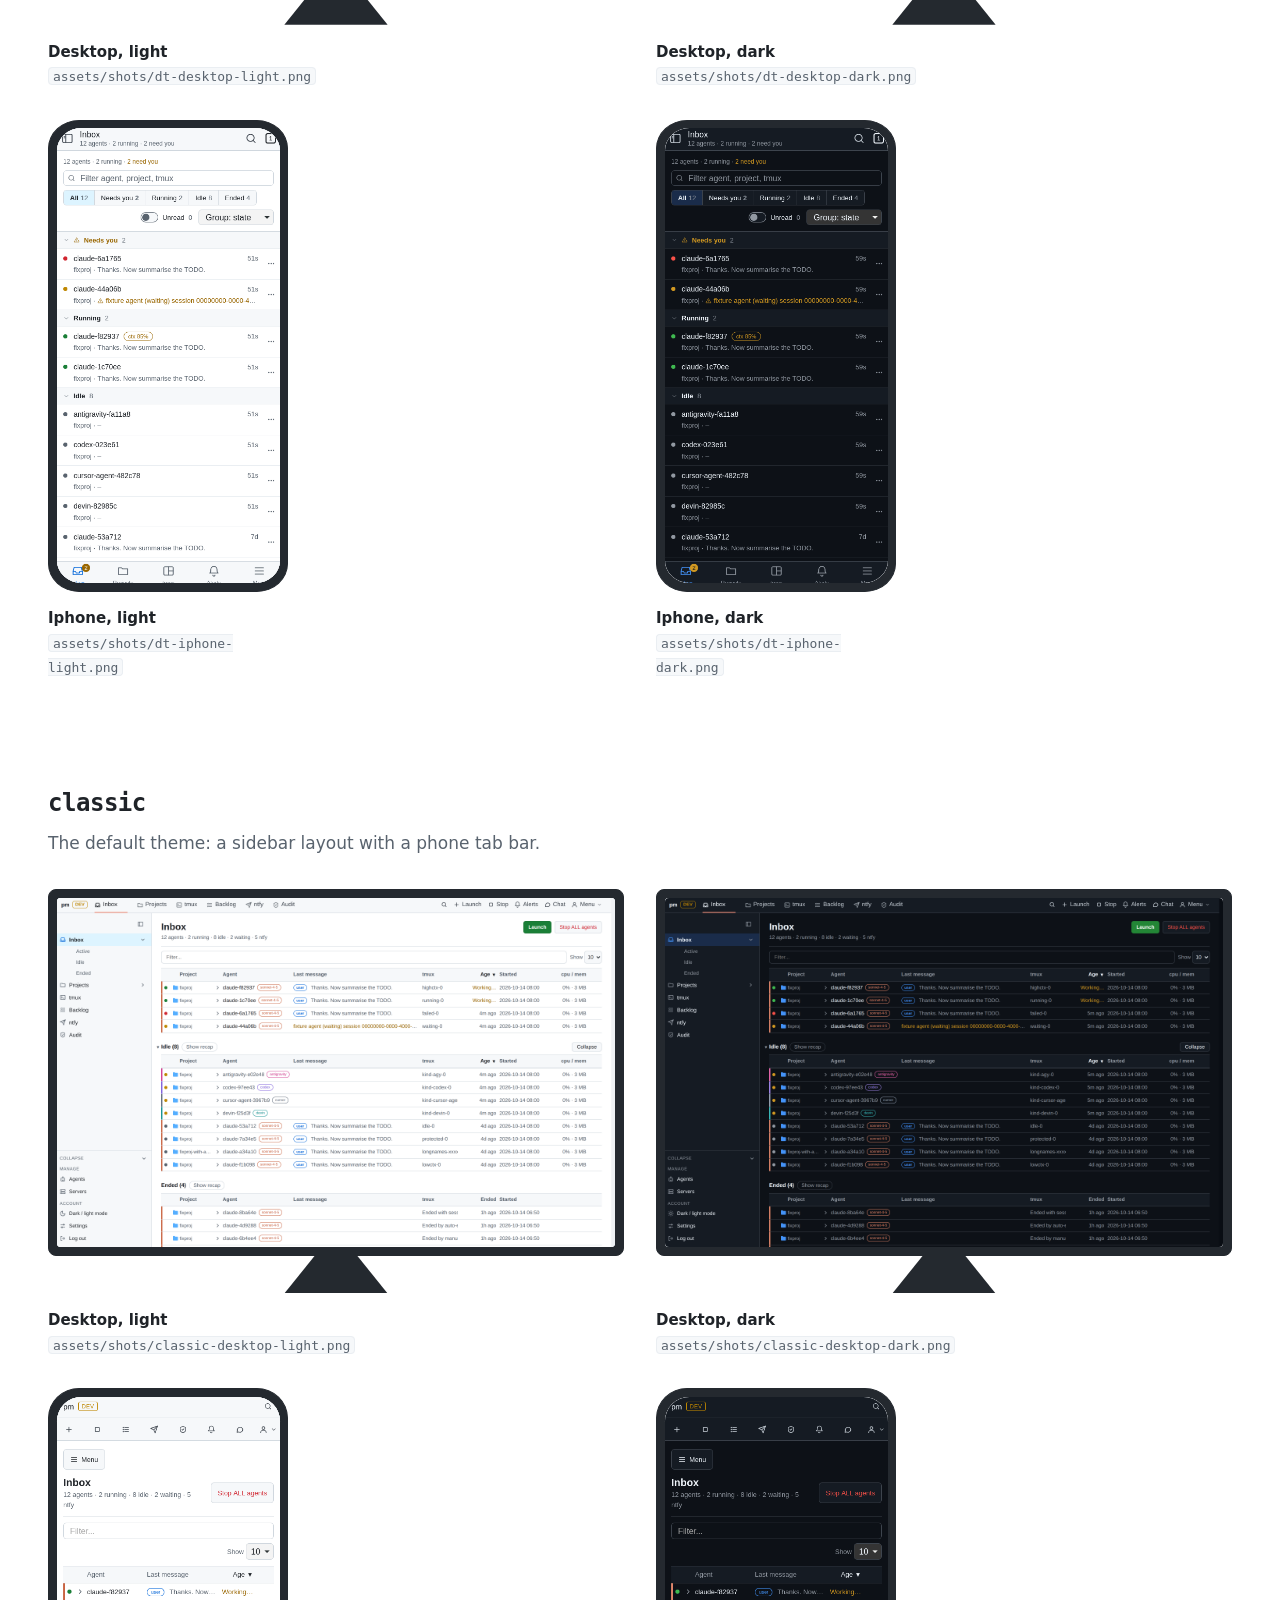
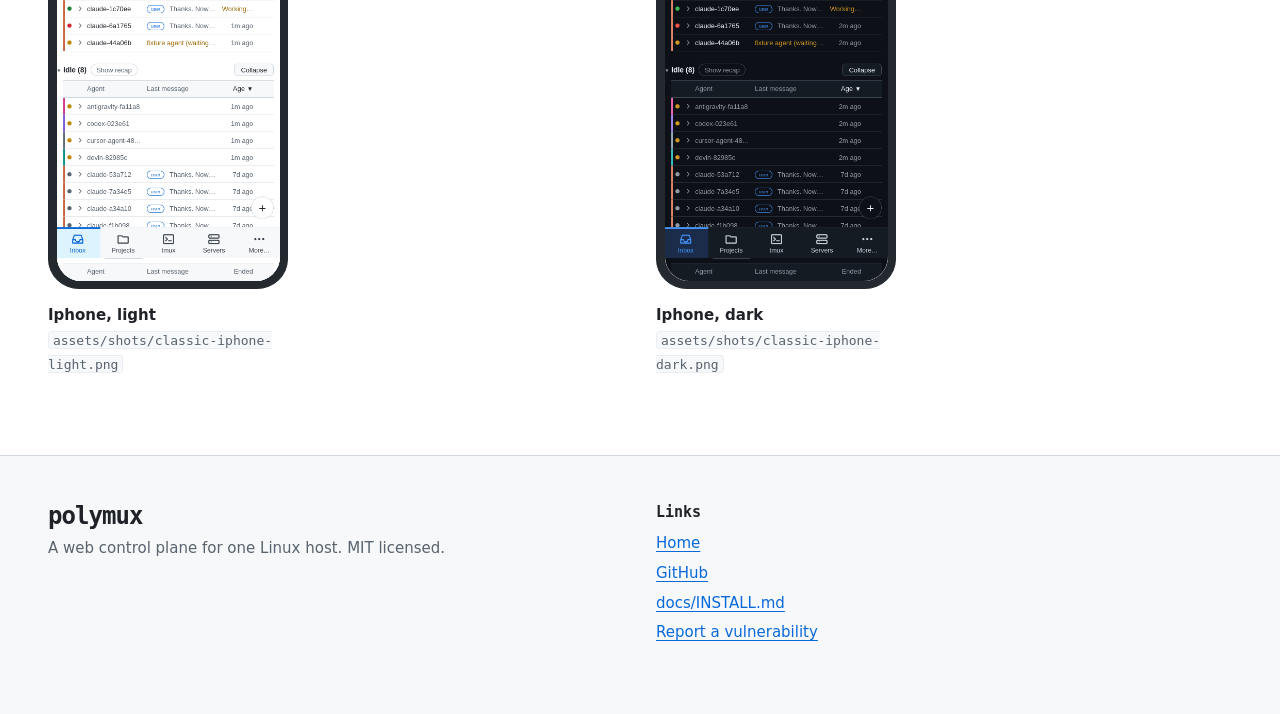
<file: docs/screenshots.html>
<!doctype html>
<html lang="en">
<head>
<meta charset="utf-8">
<meta name="viewport" content="width=device-width, initial-scale=1, viewport-fit=cover">
<title>polymux screenshots</title>
<meta name="description" content="Screenshots of polymux, both themes, desktop and iPhone, light and dark. polymux (command pm) is a self-hosted, single-user web control plane for one Linux host: projects, git state, tmux sessions and the coding agents running in them, containers and VMs, in one place. MIT.">
<meta name="color-scheme" content="light dark">
<meta name="theme-color" content="#ffffff" media="(prefers-color-scheme: light)">
<meta name="theme-color" content="#0d1117" media="(prefers-color-scheme: dark)">
<meta property="og:type" content="website">
<meta property="og:site_name" content="polymux">
<meta property="og:title" content="polymux screenshots">
<meta property="og:description" content="Self-hosted, single-user web control plane for one Linux host. Claude Code, Codex, Devin, Cursor Agent, Antigravity, tmux, git, containers and VMs in one place.">
<meta property="og:url" content="https://polymux.app/screenshots.html">
<meta property="og:image" content="https://polymux.app/assets/og-image.png">
<meta property="og:image:width" content="1280">
<meta property="og:image:height" content="640">
<meta property="og:image:alt" content="polymux wordmark and tagline beside the dt theme Inbox on a desktop monitor and an iPhone">
<meta name="twitter:card" content="summary_large_image">
<meta name="twitter:image" content="https://polymux.app/assets/og-image.png">
<meta name="twitter:image:alt" content="polymux wordmark and tagline beside the dt theme Inbox on a desktop monitor and an iPhone">
<link rel="icon" href="favicon.svg" type="image/svg+xml">
<link rel="stylesheet" href="assets/base.css">
<link rel="stylesheet" href="assets/page.css">
<script src="assets/head.js"></script>
<script src="assets/site.js" defer></script>
<script src="assets/lightbox.js" defer></script>
</head>
<body>
<a class="skip" href="#main">Skip to content</a>

<nav class="status" aria-label="Sections">
  <a class="status-session" href="index.html">[polymux]</a>
  <div class="status-windows">
    <ol>
      <li><a href="index.html">0:home</a></li>
      <li><a href="#pages">1:pages</a></li>
      <li><a href="#dt">2:dt</a></li>
      <li><a href="#classic">3:classic</a></li>
    </ol>
  </div>
  <div class="status-right">
    <button type="button" id="theme-toggle" aria-label="Switch colour theme">
      <svg viewBox="0 0 16 16" aria-hidden="true"><circle cx="8" cy="8" r="6.25" fill="none" stroke="currentColor" stroke-width="1.5"/><path d="M8 1.75a6.25 6.25 0 0 1 0 12.5z" fill="currentColor"/></svg>
      <span data-mode>auto</span>
    </button>
    <a href="index.html" class="hide-sm">Home</a>
    <a href="https://github.com/dungtq/polymux" aria-label="polymux on GitHub">
      <svg viewBox="0 0 16 16" aria-hidden="true"><path d="M5.5 4 1.5 8l4 4M10.5 4l4 4-4 4" fill="none" stroke="currentColor" stroke-width="1.6" stroke-linecap="round" stroke-linejoin="round"/></svg>
      <span class="hide-sm">GitHub</span>
    </a>
  </div>
</nav>

<main id="main">
<header class="gal-head" id="top">
  <div class="wrap">
    <h1>Screenshots</h1>
    <p class="lead">Both themes on a desktop browser and on an iPhone, in light and dark. Fixture data from a dev instance. Select any screenshot to enlarge it; use the arrow keys or swipe to move between them.</p>
  </div>
</header>
<section class="gal" id="pages" aria-labelledby="pages-title">
  <div class="wrap">
    <h2 id="pages-title">dt, page by page</h2>
    <p class="muted" style="margin-top:-.75rem;margin-bottom:2rem">Desktop at 1440 x 900 and iPhone. These follow the site theme; switch it in the bar at the top.</p>
    <ul class="tour">
      <li class="t-desk"><figure>
        <a class="zoom" href="assets/shots/dt/01-inbox-light.png" data-caption="dt theme: Inbox"><picture><source data-dark media="(prefers-color-scheme: dark)" srcset="assets/shots/dt/01-inbox-dark.png"><img src="assets/shots/dt/01-inbox-light.png" width="1440" height="900" loading="lazy" decoding="async" alt="dt theme, Inbox"></picture></a>
        <figcaption><b>Inbox</b> Agents grouped by who needs you.</figcaption>
      </figure></li>
      <li class="t-desk"><figure>
        <a class="zoom" href="assets/shots/dt/02-agent-chat-light.png" data-caption="dt theme: Agent chat"><picture><source data-dark media="(prefers-color-scheme: dark)" srcset="assets/shots/dt/02-agent-chat-dark.png"><img src="assets/shots/dt/02-agent-chat-light.png" width="1440" height="900" loading="lazy" decoding="async" alt="dt theme, Agent chat"></picture></a>
        <figcaption><b>Agent chat</b> Read and answer one agent.</figcaption>
      </figure></li>
      <li class="t-desk"><figure>
        <a class="zoom" href="assets/shots/dt/03-project-light.png" data-caption="dt theme: Project"><picture><source data-dark media="(prefers-color-scheme: dark)" srcset="assets/shots/dt/03-project-dark.png"><img src="assets/shots/dt/03-project-light.png" width="1440" height="900" loading="lazy" decoding="async" alt="dt theme, Project"></picture></a>
        <figcaption><b>Project</b> Agents, sessions, git and files of one folder.</figcaption>
      </figure></li>
      <li class="t-desk"><figure>
        <a class="zoom" href="assets/shots/dt/04-tmux-light.png" data-caption="dt theme: tmux"><picture><source data-dark media="(prefers-color-scheme: dark)" srcset="assets/shots/dt/04-tmux-dark.png"><img src="assets/shots/dt/04-tmux-light.png" width="1440" height="900" loading="lazy" decoding="async" alt="dt theme, tmux"></picture></a>
        <figcaption><b>tmux</b> Sessions, windows and panes.</figcaption>
      </figure></li>
      <li class="t-phone"><figure>
        <a class="zoom" href="assets/shots/dt/10-iphone-inbox-light.png" data-caption="dt theme: iPhone Inbox"><picture><source data-dark media="(prefers-color-scheme: dark)" srcset="assets/shots/dt/10-iphone-inbox-dark.png"><img src="assets/shots/dt/10-iphone-inbox-light.png" width="440" height="900" loading="lazy" decoding="async" alt="dt theme, iPhone Inbox"></picture></a>
        <figcaption><b>iPhone Inbox</b></figcaption>
      </figure></li>
      <li class="t-phone"><figure>
        <a class="zoom" href="assets/shots/dt/11-iphone-chat-light.png" data-caption="dt theme: iPhone chat"><picture><source data-dark media="(prefers-color-scheme: dark)" srcset="assets/shots/dt/11-iphone-chat-dark.png"><img src="assets/shots/dt/11-iphone-chat-light.png" width="440" height="900" loading="lazy" decoding="async" alt="dt theme, iPhone chat"></picture></a>
        <figcaption><b>iPhone chat</b></figcaption>
      </figure></li>
    </ul>
  </div>
</section>
<section class="gal" id="dt" aria-labelledby="dt-title">
  <div class="wrap">
    <h2 id="dt-title">dt</h2>
    <p class="muted" style="margin-top:-.75rem;margin-bottom:2rem">The newer, keyboard-driven shell: tabs, a sessions sidebar, command menus and layered panels.</p>
    <div class="gal-grid">
      <figure class="device monitor">
        <div class="bezel">
          <div class="screen">
            <span class="ph" aria-hidden="true"><span class="ph-label"><b>Screenshot placeholder</b><span class="ph-path">assets/shots/dt-desktop-light.png</span></span></span>
            <img src="assets/shots/dt-desktop-light.png" width="1440" height="900" loading="lazy" alt="The dt theme, desktop, light" data-label="Screenshot placeholder" data-path="assets/shots/dt-desktop-light.png">
            <a class="zoom" href="assets/shots/dt-desktop-light.png" data-caption="dt theme, desktop, light"><span class="sr">Enlarge screenshot: dt theme, desktop, light</span></a>
          </div>
        </div>
        <figcaption><strong>Desktop, light</strong><code>assets/shots/dt-desktop-light.png</code></figcaption>
      </figure>
      <figure class="device monitor">
        <div class="bezel">
          <div class="screen">
            <span class="ph" aria-hidden="true"><span class="ph-label"><b>Screenshot placeholder</b><span class="ph-path">assets/shots/dt-desktop-dark.png</span></span></span>
            <img src="assets/shots/dt-desktop-dark.png" width="1440" height="900" loading="lazy" alt="The dt theme, desktop, dark" data-label="Screenshot placeholder" data-path="assets/shots/dt-desktop-dark.png">
            <a class="zoom" href="assets/shots/dt-desktop-dark.png" data-caption="dt theme, desktop, dark"><span class="sr">Enlarge screenshot: dt theme, desktop, dark</span></a>
          </div>
        </div>
        <figcaption><strong>Desktop, dark</strong><code>assets/shots/dt-desktop-dark.png</code></figcaption>
      </figure>
      <figure class="device phone">
        <div class="bezel">
          <div class="screen ar-phone ar-phone-900">
            <span class="ph" aria-hidden="true"><span class="ph-label"><b>iPhone</b><span class="ph-path">dt-iphone-light.png</span></span></span>
            <img src="assets/shots/dt-iphone-light.png" width="440" height="900" loading="lazy" alt="The dt theme, iPhone, light" data-label="iPhone" data-path="dt-iphone-light.png">
            <a class="zoom" href="assets/shots/dt-iphone-light.png" data-caption="dt theme, iPhone, light"><span class="sr">Enlarge screenshot: dt theme, iPhone, light</span></a>
          </div>
        </div>
        <figcaption><strong>Iphone, light</strong><code>assets/shots/dt-iphone-light.png</code></figcaption>
      </figure>
      <figure class="device phone">
        <div class="bezel">
          <div class="screen ar-phone ar-phone-900">
            <span class="ph" aria-hidden="true"><span class="ph-label"><b>iPhone</b><span class="ph-path">dt-iphone-dark.png</span></span></span>
            <img src="assets/shots/dt-iphone-dark.png" width="440" height="900" loading="lazy" alt="The dt theme, iPhone, dark" data-label="iPhone" data-path="dt-iphone-dark.png">
            <a class="zoom" href="assets/shots/dt-iphone-dark.png" data-caption="dt theme, iPhone, dark"><span class="sr">Enlarge screenshot: dt theme, iPhone, dark</span></a>
          </div>
        </div>
        <figcaption><strong>Iphone, dark</strong><code>assets/shots/dt-iphone-dark.png</code></figcaption>
      </figure>
    </div>
  </div>
</section>
<section class="gal" id="classic" aria-labelledby="classic-title">
  <div class="wrap">
    <h2 id="classic-title">classic</h2>
    <p class="muted" style="margin-top:-.75rem;margin-bottom:2rem">The default theme: a sidebar layout with a phone tab bar.</p>
    <div class="gal-grid">
      <figure class="device monitor">
        <div class="bezel">
          <div class="screen">
            <span class="ph" aria-hidden="true"><span class="ph-label"><b>Screenshot placeholder</b><span class="ph-path">assets/shots/classic-desktop-light.png</span></span></span>
            <img src="assets/shots/classic-desktop-light.png" width="2880" height="1800" loading="lazy" alt="The classic theme, desktop, light" data-label="Screenshot placeholder" data-path="assets/shots/classic-desktop-light.png">
            <a class="zoom" href="assets/shots/classic-desktop-light.png" data-caption="classic theme, desktop, light"><span class="sr">Enlarge screenshot: classic theme, desktop, light</span></a>
          </div>
        </div>
        <figcaption><strong>Desktop, light</strong><code>assets/shots/classic-desktop-light.png</code></figcaption>
      </figure>
      <figure class="device monitor">
        <div class="bezel">
          <div class="screen">
            <span class="ph" aria-hidden="true"><span class="ph-label"><b>Screenshot placeholder</b><span class="ph-path">assets/shots/classic-desktop-dark.png</span></span></span>
            <img src="assets/shots/classic-desktop-dark.png" width="2880" height="1800" loading="lazy" alt="The classic theme, desktop, dark" data-label="Screenshot placeholder" data-path="assets/shots/classic-desktop-dark.png">
            <a class="zoom" href="assets/shots/classic-desktop-dark.png" data-caption="classic theme, desktop, dark"><span class="sr">Enlarge screenshot: classic theme, desktop, dark</span></a>
          </div>
        </div>
        <figcaption><strong>Desktop, dark</strong><code>assets/shots/classic-desktop-dark.png</code></figcaption>
      </figure>
      <figure class="device phone">
        <div class="bezel">
          <div class="screen ar-phone">
            <span class="ph" aria-hidden="true"><span class="ph-label"><b>iPhone</b><span class="ph-path">classic-iphone-light.png</span></span></span>
            <img src="assets/shots/classic-iphone-light.png" width="440" height="956" loading="lazy" alt="The classic theme, iPhone, light" data-label="iPhone" data-path="classic-iphone-light.png">
            <a class="zoom" href="assets/shots/classic-iphone-light.png" data-caption="classic theme, iPhone, light"><span class="sr">Enlarge screenshot: classic theme, iPhone, light</span></a>
          </div>
        </div>
        <figcaption><strong>Iphone, light</strong><code>assets/shots/classic-iphone-light.png</code></figcaption>
      </figure>
      <figure class="device phone">
        <div class="bezel">
          <div class="screen ar-phone">
            <span class="ph" aria-hidden="true"><span class="ph-label"><b>iPhone</b><span class="ph-path">classic-iphone-dark.png</span></span></span>
            <img src="assets/shots/classic-iphone-dark.png" width="440" height="956" loading="lazy" alt="The classic theme, iPhone, dark" data-label="iPhone" data-path="classic-iphone-dark.png">
            <a class="zoom" href="assets/shots/classic-iphone-dark.png" data-caption="classic theme, iPhone, dark"><span class="sr">Enlarge screenshot: classic theme, iPhone, dark</span></a>
          </div>
        </div>
        <figcaption><strong>Iphone, dark</strong><code>assets/shots/classic-iphone-dark.png</code></figcaption>
      </figure>
    </div>
  </div>
</section>
</main>
<footer class="foot">
  <div class="wrap foot-grid">
    <div>
      <p class="mark">polymux</p>
      <p class="muted">A web control plane for one Linux host. MIT licensed.</p>
    </div>
    <div>
      <h2>Links</h2>
      <ul>
        <li><a href="index.html">Home</a></li>
        <li><a href="https://github.com/dungtq/polymux">GitHub</a></li>
        <li><a href="https://github.com/dungtq/polymux/blob/main/docs/INSTALL.md">docs/INSTALL.md</a></li>
        <li><a href="https://github.com/dungtq/polymux/security/advisories/new">Report a vulnerability</a></li>
      </ul>
    </div>
  </div>
</footer>
</body>
</html>
</file>
<file: docs/assets/base.css>
/* polymux site: tokens, base type, tmux status line, buttons, device frames and screenshot placeholders.
   Palette borrowed from pm's dt theme (src/pm/web/themes/dt/static/css/tokens.css). */
:root {
  color-scheme: light;
  --page: #ffffff;
  --subtle: #f6f8fa;
  --side: #eef1f4;
  --fg: #1f2328;
  --muted: #59636e;
  --line: #d0d7de;
  --line2: #eaeef2;
  --accent: #0969da;
  --accent-soft: #ddf4ff;
  --on-accent: #ffffff;
  --waiting: #9a6700;
  --waiting-soft: #fff8c5;
  --running: #1a7f37;
  --running-soft: #dafbe1;
  --failed: #d1242f;
  --pane-bg: #0d1117;
  --pane-fg: #e6edf3;
  --pane-muted: #9198a1;
  --bezel: #24292f;
  --bezel-edge: #24292f;
  --k-claude: #c96442; --k-codex: #7c5cdb; --k-devin: #0e8f8f; --k-cursor: #5f6b7a; --k-antigravity: #d1388f;
  --ph-bg: #f6f8fa; --ph-bar: #eaeef2; --ph-side: #eef1f4; --ph-line: #d8dee4;
  --shadow: 0 24px 60px rgb(31 35 40 / .18);

  --sans: system-ui, -apple-system, BlinkMacSystemFont, "Segoe UI", "Noto Sans", Helvetica, Arial, sans-serif;
  --mono: ui-monospace, SFMono-Regular, "SF Mono", "JetBrains Mono", "Cascadia Mono", Menlo, Consolas,
    "DejaVu Sans Mono", "Liberation Mono", monospace;
  --cap: 1320px;
  --gutter: clamp(16px, 4vw, 48px);
  --bar-h: 36px;
  --r: 6px;
}
@media (prefers-color-scheme: dark) {
  :root:not([data-theme="light"]) {
    color-scheme: dark;
    --page: #0d1117; --subtle: #151b23; --side: #090d13; --fg: #f0f6fc; --muted: #9198a1;
    --line: #3d444d; --line2: #21262d; --accent: #4493f8; --accent-soft: #1a2c4a; --on-accent: #0d1117;
    --waiting: #d29922; --waiting-soft: #272115; --running: #3fb950; --running-soft: #12261e; --failed: #f85149;
    --pane-bg: #010409; --bezel: #2d333b; --bezel-edge: #4a525c;
    --k-claude: #e0866a; --k-codex: #a58af0; --k-devin: #3cc0c0; --k-cursor: #9aa7b8; --k-antigravity: #f06ab2;
    --ph-bg: #151b23; --ph-bar: #21262d; --ph-side: #10151c; --ph-line: #262c35;
    --shadow: 0 24px 60px rgb(0 0 0 / .55);
  }
}
:root[data-theme="dark"] {
  color-scheme: dark;
  --page: #0d1117; --subtle: #151b23; --side: #090d13; --fg: #f0f6fc; --muted: #9198a1;
  --line: #3d444d; --line2: #21262d; --accent: #4493f8; --accent-soft: #1a2c4a; --on-accent: #0d1117;
  --waiting: #d29922; --waiting-soft: #272115; --running: #3fb950; --running-soft: #12261e; --failed: #f85149;
  --pane-bg: #010409; --bezel: #2d333b; --bezel-edge: #4a525c;
  --k-claude: #e0866a; --k-codex: #a58af0; --k-devin: #3cc0c0; --k-cursor: #9aa7b8; --k-antigravity: #f06ab2;
  --ph-bg: #151b23; --ph-bar: #21262d; --ph-side: #10151c; --ph-line: #262c35;
  --shadow: 0 24px 60px rgb(0 0 0 / .55);
}
@media (min-width: 2200px) { :root { --cap: 1560px; } html { font-size: 112.5%; } }

*, *::before, *::after { box-sizing: border-box; }
html { -webkit-text-size-adjust: 100%; scroll-padding-top: calc(var(--bar-h) + 16px); }
@media (prefers-reduced-motion: no-preference) { html { scroll-behavior: smooth; } }
body {
  margin: 0; background: var(--page); color: var(--fg);
  font: 400 1.0625rem/1.6 var(--sans); overflow-x: clip;
}
img { max-width: 100%; height: auto; }
a { color: var(--accent); text-underline-offset: .18em; }
a:hover { text-decoration-thickness: 2px; }
:focus-visible { outline: 2px solid var(--accent); outline-offset: 2px; border-radius: 3px; }
code, kbd, pre { font-family: var(--mono); font-size: .9em; }
:not(pre) > code { background: var(--subtle); border: 1px solid var(--line2); border-radius: 4px; padding: .05em .3em; }
h1, h2, h3 { font-family: var(--mono); line-height: 1.15; margin: 0; text-wrap: balance; }
h2 { font-size: clamp(1.6rem, 1.15rem + 1.6vw, 2.5rem); font-weight: 600; letter-spacing: -.02em; }
h3 { font-size: 1.0625rem; font-weight: 600; letter-spacing: -.01em; }
p { margin: 0 0 1em; }
.wrap { width: min(var(--cap), 100% - 2 * var(--gutter)); margin-inline: auto; }
.skip { position: absolute; left: 8px; top: -60px; z-index: 50; background: var(--fg); color: var(--page); padding: 8px 12px; }
.skip:focus { top: 8px; }
.sr { position: absolute; width: 1px; height: 1px; overflow: hidden; clip: rect(0 0 0 0); white-space: nowrap; }

/* ---- tmux status line (site nav) ---- */
.status {
  position: sticky; top: 0; z-index: 20; height: var(--bar-h);
  display: flex; align-items: stretch; gap: 0;
  background: var(--subtle); border-bottom: 1px solid var(--line);
  font: 500 .8125rem/1 var(--mono);
}
.status-session {
  display: flex; align-items: center; padding: 0 12px; flex: none;
  background: var(--running); color: var(--page); text-decoration: none; font-weight: 700;
}
.status-session:hover { text-decoration: none; }
.status-windows { flex: 1; min-width: 0; overflow-x: auto; scrollbar-width: none; mask-image: linear-gradient(90deg, #000 calc(100% - 24px), transparent); }
.status-windows::-webkit-scrollbar { display: none; }
.status-windows ol { display: flex; height: 100%; margin: 0; padding: 0 8px; list-style: none; white-space: nowrap; }
.status-windows a {
  display: flex; align-items: center; height: 100%; padding: 0 8px; color: var(--muted); text-decoration: none;
}
.status-windows a:hover { color: var(--fg); }
.status-windows a::after { content: "\00a0"; display: inline-block; width: 1ch; }
.status-windows a[aria-current] { color: var(--fg); background: var(--page); box-shadow: inset 0 -2px 0 var(--running); }
.status-windows a[aria-current]::after { content: "*"; color: var(--running); }
.status-right { display: flex; align-items: center; gap: 2px; padding: 0 6px; flex: none; border-left: 1px solid var(--line); }
.status-right a, .status-right button {
  display: inline-flex; align-items: center; gap: 6px; height: 28px; padding: 0 8px; border-radius: 4px;
  font: inherit; color: var(--fg); background: none; border: 0; cursor: pointer; text-decoration: none;
}
.status-right a:hover, .status-right button:hover { background: var(--line2); }
.status-right svg { width: 16px; height: 16px; flex: none; }
.status-right [data-mode] { color: var(--muted); }
@media (max-width: 560px) {
  .status-right .hide-sm { display: none; }
  .status-right [data-mode] { display: none; }
}

/* ---- buttons ---- */
.btn {
  display: inline-flex; align-items: center; gap: 8px; min-height: 44px; padding: 0 18px;
  border-radius: var(--r); border: 1px solid var(--line); background: var(--page); color: var(--fg);
  font: 600 .9375rem/1 var(--sans); text-decoration: none; cursor: pointer;
}
.btn:hover { background: var(--subtle); text-decoration: none; }
.btn svg { width: 18px; height: 18px; flex: none; }
.btn-primary { background: var(--fg); color: var(--page); border-color: var(--fg); }
.btn-primary:hover { background: var(--fg); opacity: .88; }

/* ---- device frames ---- */
.device { margin: 0; position: relative; }
.device figcaption { margin-top: 14px; font-size: .9375rem; color: var(--muted); }
.device figcaption strong { display: block; color: var(--fg); font-weight: 600; }
.bezel { background: var(--bezel); border: 1px solid var(--bezel-edge); padding: 2.2%; border-radius: 12px; box-shadow: var(--shadow); }
.laptop .bezel { border-radius: 14px 14px 4px 4px; padding: 2.4% 2.4% 3%; }
.bezel { position: relative; }
.laptop .bezel::after {
  content: ""; position: absolute; top: 100%; left: -5%; right: -5%; height: var(--base-h);
  background: linear-gradient(var(--bezel-edge), var(--bezel)); border-radius: 2px 2px 14px 14px;
}
.laptop { --base-h: clamp(8px, 1.2vw, 16px); padding-inline: 4.6%; }
.laptop figcaption { margin-top: calc(var(--base-h) + 14px); }
.monitor .bezel { padding: 1.4%; border-radius: 8px; }
.monitor { --stand-h: clamp(18px, 3vw, 46px); }
.monitor .bezel::after {
  content: ""; position: absolute; top: 100%; left: 41%; width: 18%; height: var(--stand-h);
  background: linear-gradient(90deg, var(--bezel), var(--bezel-edge), var(--bezel));
  clip-path: polygon(30% 0, 70% 0, 100% 100%, 0 100%);
}
.monitor figcaption { margin-top: calc(var(--stand-h) + 14px); }
.phone .bezel { padding: 3.2%; border-radius: clamp(16px, 13%, 52px) / clamp(16px, 6%, 52px); }
.phone .screen { border-radius: clamp(10px, 11%, 44px) / clamp(10px, 5%, 44px); }

/* ---- screenshot slot: placeholder behind, <picture> over it ----
   A missing file must draw nothing over the placeholder. The <img> box is 3x the frame height with
   object-fit: contain + object-position: top, so a real shot (frame aspect) still fills the frame, while WebKit's
   centred broken-image icon lands below the clipped frame. A 2px overscan clips WebKit's broken border. In
   Chromium/Firefox img::before/::after (rendered only for a broken image) repaint the placeholder. */
.screen {
  position: relative; overflow: hidden; border-radius: 4px; aspect-ratio: 16 / 10;
  background: var(--ph-bg); container-type: inline-size;
}
.ar-mbp { aspect-ratio: 1512 / 982; }
.ar-27 { aspect-ratio: 16 / 9; }
.ar-34 { aspect-ratio: 3440 / 1440; }
.ar-phone { aspect-ratio: 440 / 956; }
.ar-phone-900 { aspect-ratio: 440 / 900; } /* dt iPhone shots are 440x900 */
.screen picture { display: contents; }
.screen img {
  position: absolute; top: -2px; left: -2px; width: calc(100% + 4px); height: calc(300% + 4px); max-width: none;
  object-fit: contain; object-position: top center; color: transparent; font-size: 0;
}
.ph, .screen img::before {
  content: ""; position: absolute; inset: 0; display: block;
  background:
    linear-gradient(var(--ph-bar) 0 0) top left / 100% max(10px, 6.5%) no-repeat,
    linear-gradient(var(--ph-side) 0 0) left top / 18% 100% no-repeat,
    repeating-linear-gradient(180deg, transparent 0 calc(3.6cqw + 9px), var(--ph-line) 0 calc(3.6cqw + 10px)) 0 0 / 100% 100%,
    var(--ph-bg);
}
.screen img::before { inset: 2px 2px auto; height: calc(33.333% - 2px); }
.ar-phone .ph, .ar-phone img::before {
  background:
    linear-gradient(var(--ph-bar) 0 0) top left / 100% 9% no-repeat,
    linear-gradient(var(--ph-bar) 0 0) bottom left / 100% 8% no-repeat,
    repeating-linear-gradient(180deg, transparent 0 calc(11cqw + 10px), var(--ph-line) 0 calc(11cqw + 11px)) 0 0 / 100% 100%,
    var(--ph-bg);
}
.ph-label, .screen img::after {
  position: absolute; left: 50%; top: 50%; transform: translate(-50%, -50%);
  width: max-content; max-width: 86%; padding: .6em .9em; border-radius: var(--r);
  background: var(--page); border: 1px dashed var(--line); color: var(--muted);
  font: 500 clamp(10px, 1.5cqw + 6px, 14px)/1.45 var(--mono); text-align: center; white-space: pre-line;
  overflow-wrap: anywhere;
}
.screen img::after { content: attr(data-label) "\A" attr(data-path); top: calc(16.667% + 1px); }
.ph-label b { display: block; color: var(--fg); font-weight: 600; }
@container (max-width: 220px) {
  .ph-path { display: none; }
  .screen img::after { content: attr(data-label); }
}
@container (max-width: 110px) {
  .ph-label, .screen img::after { padding: .3em .4em; font-size: 9px; }
}
</file>
<file: docs/assets/page.css>
/* polymux site: landing sections, gallery, footer. Tokens live in base.css. */
section { padding-block: clamp(4rem, 3rem + 5vw, 8rem); border-top: 1px solid var(--line2); }
section:first-of-type { border-top: 0; }
.lead { font-size: 1.1875rem; max-width: 62ch; color: var(--muted); margin-top: 1rem; }
.prose { max-width: 66ch; }
.sec-head { margin-bottom: clamp(2rem, 1.5rem + 2vw, 3.5rem); }
.split { display: grid; gap: clamp(2rem, 1rem + 4vw, 5rem); grid-template-columns: minmax(0, 1fr); align-items: start; }
@media (min-width: 960px) { .split { grid-template-columns: minmax(0, 5fr) minmax(0, 7fr); } }
.muted { color: var(--muted); }
.dot { display: inline-block; width: 8px; height: 8px; border-radius: 50%; background: var(--c, var(--muted)); flex: none; }

/* ---- hero ---- */
.hero { padding-block: clamp(3rem, 2rem + 5vw, 7rem) clamp(4rem, 3rem + 5vw, 8rem); }
.hero .split { align-items: center; }
@media (min-width: 960px) { .hero .split { grid-template-columns: minmax(0, 4fr) minmax(0, 7fr); } }
.hero h1 {
  font-size: clamp(3.4rem, 1.6rem + 7vw, 8.5rem); font-weight: 700; letter-spacing: -.055em; line-height: .95;
  margin-left: -.04em;
}
.tagline { font-size: clamp(1.35rem, 1.1rem + .9vw, 1.9rem); line-height: 1.3; font-weight: 600; margin: 1.6rem 0 1rem; max-width: 24ch; text-wrap: balance; }
.hero .sub { color: var(--muted); max-width: 46ch; }
.actions { display: flex; flex-wrap: wrap; gap: 12px; margin-top: 1.8rem; }
.facts { margin-top: 1.6rem; font-size: .875rem; color: var(--muted); }
.duo { position: relative; padding: 0 9% 9% 0; }
.duo .phone { position: absolute; right: 0; bottom: 0; width: 23%; }
.duo .phone .bezel { box-shadow: var(--shadow), 0 0 0 6px var(--page); }

/* ---- problem: tmux ls vs Inbox ---- */
.panes { display: grid; gap: 16px; grid-template-columns: minmax(0, 1fr); }
@media (min-width: 640px) { .panes { grid-template-columns: minmax(0, 1fr) minmax(0, 1fr); } }
.pane { border-radius: 8px; overflow: hidden; border: 1px solid var(--line); min-width: 0; display: flex; flex-direction: column; }
.pane > .term, .pane > .inbox, .pane > .chat { flex: 1; }
.pane-title { display: flex; justify-content: space-between; gap: 8px; padding: 8px 12px; font: 500 .75rem/1.3 var(--mono); border-bottom: 1px solid var(--line); background: var(--subtle); color: var(--muted); }
.term { margin: 0; padding: 14px 14px 16px; background: var(--pane-bg); color: var(--pane-fg); font: .8125rem/1.65 var(--mono); overflow-x: auto; }
.term .p { color: #3fb950; }
.term .c { color: var(--pane-muted); }
.term-pane { border-color: var(--pane-bg); }
.term-pane .pane-title { background: #161b22; color: #9198a1; border-color: #30363d; }
.inbox { padding: 6px 0 10px; background: var(--page); font-size: .875rem; }
.inbox h3 { display: flex; align-items: center; gap: 8px; font: 600 .75rem/1 var(--sans); color: var(--muted); padding: 12px 14px 6px; }
.inbox h3 .n { font-family: var(--mono); font-weight: 500; }
.inbox ul { list-style: none; margin: 0; padding: 0; }
.inbox li { display: flex; align-items: center; gap: 10px; min-height: 34px; padding: 0 14px; border-top: 1px solid var(--line2); white-space: nowrap; }
.inbox li .who { font-weight: 600; }
.inbox li .sess { font-family: var(--mono); font-size: .8125rem; color: var(--muted); margin-left: auto; overflow: hidden; text-overflow: ellipsis; }
.inbox .wait { background: var(--waiting-soft); }
.byline { color: var(--muted); font-size: .9375rem; }

/* ---- sync ---- */
.sync { background: var(--subtle); }
.sync-pair { display: grid; gap: 16px; grid-template-columns: minmax(0, 1fr); align-items: stretch; }
@media (min-width: 760px) { .sync-pair { grid-template-columns: minmax(0, 1fr) auto minmax(0, 1fr); } .sync-link { align-self: center; } }
.sync-link { font: 600 .8125rem/1.3 var(--mono); color: var(--running); text-align: center; }
.chat { background: var(--page); padding: 14px; display: grid; gap: 10px; font-size: .875rem; }
.bub { max-width: 88%; padding: 8px 12px; border-radius: 10px; border: 1px solid var(--line); background: var(--subtle); }
.bub.me { justify-self: end; background: var(--accent-soft); border-color: color-mix(in srgb, var(--accent) 45%, transparent); }
.composer { display: flex; align-items: center; justify-content: space-between; gap: 8px; border: 1px solid var(--line); border-radius: 8px; padding: 8px 10px; color: var(--muted); font-size: .8125rem; }

/* ---- agents ---- */
.chips { display: flex; flex-wrap: wrap; gap: 10px; margin: 0; padding: 0; list-style: none; }
.chips li {
  display: inline-flex; align-items: center; gap: 10px; padding: 10px 16px 10px 14px; border-radius: 999px;
  border: 1px solid var(--line); font: 600 clamp(1rem, .9rem + .5vw, 1.25rem)/1 var(--mono);
}
.chips li .dot { width: 10px; height: 10px; }
.chips li.more { color: var(--muted); font-weight: 500; border-style: dashed; }
.agent-notes { display: grid; gap: 1.5rem 3rem; grid-template-columns: minmax(0, 1fr); margin-top: 2.5rem; max-width: 1100px; }
@media (min-width: 760px) { .agent-notes { grid-template-columns: repeat(3, minmax(0, 1fr)); } }
.agent-notes p { margin: .4rem 0 0; color: var(--muted); font-size: .9375rem; }

/* ---- everywhere ---- */
.desk { display: grid; gap: clamp(2rem, 1rem + 3vw, 4rem) clamp(1.5rem, 1rem + 2vw, 3rem); grid-template-columns: minmax(0, 1fr); align-items: end; }
.desk .phone { width: min(220px, 60%); justify-self: center; }
@media (min-width: 760px) {
  .desk { grid-template-columns: minmax(0, 1.25fr) minmax(0, 1fr) minmax(0, .42fr); }
  .desk .uw { grid-column: 1 / -1; width: min(100%, 1100px); justify-self: center; }
  .desk .phone { width: 100%; }
}

/* ---- where it runs: devices are browsers, the server runs everything ---- */
.where { margin-top: clamp(4rem, 3rem + 4vw, 7rem); display: grid; gap: 2.5rem 4rem; grid-template-columns: minmax(0, 1fr); }
@media (min-width: 1000px) { .where { grid-template-columns: minmax(0, 4fr) minmax(0, 7fr); align-items: center; } }
.where h3 { font-size: clamp(1.25rem, 1.1rem + .6vw, 1.6rem); margin-bottom: 1rem; }
.where-text p { max-width: 52ch; }
.diagram { display: grid; grid-template-columns: minmax(0, 1fr); align-items: center; font-size: .875rem; }
@media (min-width: 700px) { .diagram { grid-template-columns: minmax(0, 1fr) 6rem minmax(0, 1.25fr); } }
.d-devices { list-style: none; margin: 0; padding: 0; display: grid; gap: 8px; }
.d-devices li { display: flex; justify-content: space-between; gap: 12px; padding: 9px 12px; border: 1px solid var(--line); border-radius: var(--r); background: var(--page); font-weight: 600; }
.d-devices li span { font: 500 .75rem/1.6 var(--mono); color: var(--muted); }
.d-link { position: relative; height: 56px; display: grid; place-items: center; }
.d-link::before { content: ""; position: absolute; left: 50%; top: 0; bottom: 0; border-left: 2px dashed var(--running); }
.d-link span { position: relative; padding: 2px 8px; border-radius: 999px; background: var(--page); border: 1px solid var(--running); color: var(--running); font: 600 .75rem/1.4 var(--mono); }
@media (min-width: 700px) {
  .d-link { height: auto; align-self: stretch; }
  .d-link::before { left: 0; right: 0; top: 50%; bottom: auto; border-left: 0; border-top: 2px dashed var(--running); }
}
.d-server { border: 1px solid var(--line); border-radius: 10px; background: var(--subtle); padding: 14px; display: grid; gap: 10px; }
.d-server p { margin: 0; }
.d-host { font: 700 .875rem/1.3 var(--mono); }
.d-pm, .d-more { color: var(--muted); }
.d-pm b { color: var(--fg); font-family: var(--mono); }
.d-tmux { border-radius: 6px; overflow: hidden; background: var(--pane-bg); color: var(--pane-fg); font: .8125rem/1.5 var(--mono); display: flex; flex-direction: column-reverse; }
.d-tmux p { background: #3fb950; color: #0d1117; font-weight: 700; padding: 2px 10px; }
.d-tmux ul { list-style: none; margin: 0; padding: 8px 10px; display: grid; gap: 4px; }
.d-tmux li { display: flex; align-items: center; gap: 8px; }
.d-tmux li .dot { --c: var(--pane-muted); }
.d-tmux li span:last-child { margin-left: auto; color: var(--pane-muted); }

/* ---- infra ---- */
.defs { display: grid; grid-template-columns: minmax(0, 1fr); margin: 0; border-top: 1px solid var(--line); }
.defs > div { display: grid; grid-template-columns: minmax(0, 1fr); gap: 2px 24px; padding: 14px 0; border-bottom: 1px solid var(--line2); }
@media (min-width: 560px) { .defs > div { grid-template-columns: 9.5rem minmax(0, 1fr); } }
.defs dt { font: 600 .9375rem/1.5 var(--mono); }
.defs dd { margin: 0; color: var(--muted); }
.note { margin-top: 1.5rem; padding: 12px 16px; border-left: 3px solid var(--line); color: var(--muted); font-size: .9375rem; }

/* ---- features: app-style single-line rows ---- */
.rows { list-style: none; margin: 0; padding: 0; display: grid; grid-template-columns: minmax(0, 1fr); column-gap: 3rem; border-top: 1px solid var(--line); }
@media (min-width: 900px) { .rows { grid-template-columns: repeat(2, minmax(0, 1fr)); } }
.rows li { display: grid; grid-template-columns: 11rem minmax(0, 1fr); gap: 4px 20px; padding: 16px 0; border-bottom: 1px solid var(--line2); }
@media (max-width: 560px) { .rows li { grid-template-columns: minmax(0, 1fr); } }
.rows h3 { font-size: .9375rem; display: flex; align-items: baseline; gap: 10px; }
.rows h3 .dot { transform: translateY(-1px); }
.rows p { margin: 0; color: var(--muted); font-size: .9375rem; }

/* ---- themes ---- */
.themes { display: grid; gap: clamp(2.5rem, 2rem + 2vw, 4rem); grid-template-columns: minmax(0, 1fr); }
@media (min-width: 900px) { .themes { grid-template-columns: repeat(2, minmax(0, 1fr)); } }
.themes .duo { padding: 0 8% 10% 0; }
.themes .duo .phone { width: 22%; }
.themes h3 { margin-top: 1.5rem; font-size: 1.25rem; }
.themes h3 .muted { font-weight: 500; font-size: .875rem; }
.themes p { margin-top: .5rem; color: var(--muted); }
.keys { margin-top: clamp(2.5rem, 2rem + 2vw, 4rem); padding: clamp(1.25rem, 1rem + 1.5vw, 2rem); border: 1px solid var(--line); border-radius: 10px; background: var(--subtle); }
.keys h3 { font-size: 1.125rem; }
.keys > p { color: var(--muted); margin: .5rem 0 1.5rem; max-width: 70ch; }
.keymap { display: grid; grid-template-columns: minmax(0, 1fr); gap: 0 3rem; margin: 0; }
@media (min-width: 900px) { .keymap { grid-template-columns: repeat(2, minmax(0, 1fr)); } }
.keymap > div { display: flex; align-items: center; justify-content: space-between; gap: 16px; padding: 9px 0; border-top: 1px solid var(--line); }
.keymap dt { order: 2; flex: none; display: flex; gap: 6px; align-items: center; white-space: nowrap; }
.keymap dd { order: 1; margin: 0; font-size: .9375rem; }
.keymap .then { font-size: .75rem; color: var(--muted); }
kbd {
  display: inline-grid; place-items: center; min-width: 2em; height: 2em; padding: 0 .5em; border-radius: 5px;
  border: 1px solid var(--line); border-bottom-width: 2px; background: var(--page); color: var(--fg);
  font: 600 .8125rem/1 var(--mono);
}

/* ---- security ---- */
.sec-grid { display: grid; gap: 2.5rem 4rem; grid-template-columns: minmax(0, 1fr); }
@media (min-width: 900px) { .sec-grid { grid-template-columns: repeat(2, minmax(0, 1fr)); } }
.sec-grid h3 { margin-bottom: .9rem; }
.guard { margin: 0; padding: 0; list-style: none; counter-reset: g; border-top: 1px solid var(--line); }
.guard li { counter-increment: g; position: relative; padding: 10px 0 10px 2rem; border-bottom: 1px solid var(--line2); }
.guard li::before { content: counter(g); position: absolute; left: 0; top: 10px; font: 600 .875rem/1.8 var(--mono); color: var(--muted); }
.plain { margin: 0; padding-left: 1.1em; }
.plain li { margin: .35rem 0; }
.plain li::marker { color: var(--muted); }
table { width: 100%; border-collapse: collapse; font-size: .9375rem; }
th, td { text-align: left; padding: 9px 12px 9px 0; border-bottom: 1px solid var(--line2); vertical-align: top; }
th { font-weight: 600; color: var(--muted); font-size: .8125rem; border-bottom-color: var(--line); }
td:first-child { font-family: var(--mono); width: 3.5rem; }
.warnline { margin-top: 2.5rem; font-size: 1.0625rem; max-width: 70ch; }

/* ---- quick start ---- */
.qs-term { position: relative; border-radius: 10px; overflow: hidden; border: 1px solid var(--pane-bg); }
.qs-term .term { font-size: clamp(.8125rem, .75rem + .3vw, 1rem); padding: 20px 20px 22px; line-height: 1.9; }
.copy {
  position: absolute; top: 8px; right: 8px; display: inline-flex; align-items: center; gap: 6px; height: 30px; padding: 0 10px;
  border-radius: 6px; border: 1px solid #3d444d; background: #151b23; color: #e6edf3; font: 500 .8125rem/1 var(--sans); cursor: pointer;
}
.copy:hover { background: #21262d; }
.copy svg { width: 14px; height: 14px; }
.after { margin-top: 2rem; }
.after li { margin: .5rem 0; }

/* ---- status ---- */
.status-sec .badge { display: inline-flex; align-items: center; gap: 8px; padding: 4px 10px; border-radius: 999px; background: var(--waiting-soft); color: var(--waiting); font: 600 .8125rem/1.4 var(--mono); margin-bottom: 1.2rem; }
.status-sec blockquote { margin: 2rem 0; padding: 0 0 0 1.2rem; border-left: 3px solid var(--running); font-size: clamp(1.125rem, 1rem + .5vw, 1.375rem); line-height: 1.5; max-width: 52ch; }
.status-sec blockquote p { margin: 0; }

/* ---- footer ---- */
.foot { border-top: 1px solid var(--line); background: var(--subtle); padding-block: 3rem 4rem; font-size: .9375rem; }
.foot-grid { display: grid; gap: 2rem; grid-template-columns: repeat(auto-fit, minmax(min(100%, 12rem), 1fr)); }
.foot h2 { font-size: .9375rem; font-weight: 600; letter-spacing: 0; margin-bottom: .6rem; }
.foot ul { list-style: none; margin: 0; padding: 0; }
.foot li { margin: .35rem 0; }
.foot .mark { font: 700 1.5rem/1 var(--mono); letter-spacing: -.04em; margin-bottom: .5rem; }

/* ---- screenshots gallery ---- */
.gal-head { padding-block: clamp(3rem, 2rem + 3vw, 5rem) 2rem; }
.gal-head h1 { font-size: clamp(2.2rem, 1.4rem + 3vw, 4rem); letter-spacing: -.04em; }
.gal { padding-block: 2rem 5rem; border-top: 0; }
.gal h2 { font-size: 1.5rem; margin-bottom: 1.5rem; }
.gal-grid { display: grid; gap: 2rem; grid-template-columns: minmax(0, 1fr); align-items: start; }
@media (min-width: 760px) { .gal-grid { grid-template-columns: minmax(0, 1fr) minmax(0, 1fr); } }
@media (min-width: 1400px) { .gal-grid { grid-template-columns: minmax(0, 1fr) minmax(0, 1fr) minmax(0, .28fr) minmax(0, .28fr); } }
.gal-grid .phone { width: min(240px, 70%); }
@media (min-width: 1400px) { .gal-grid .phone { width: 100%; } }
.gal-grid .bezel { box-shadow: none; }
.gal-grid figcaption code { font-size: .8125rem; }

/* ---- principles (next to "Where it runs") ---- */
.principles { margin-top: clamp(2.5rem, 2rem + 2vw, 4rem); display: grid; gap: 1.5rem 4rem; grid-template-columns: minmax(0, 1fr); }
@media (min-width: 900px) { .principles { grid-template-columns: repeat(2, minmax(0, 1fr)); } }
.principles h3 { font-size: 1.0625rem; margin-bottom: .6rem; }
.principles p { margin: 0; padding-left: 1rem; border-left: 3px solid var(--running); font-size: 1.0625rem; line-height: 1.6; max-width: 60ch; }

/* ---- tour: real dt shots, zoomable ---- */
.tour-head { margin: clamp(3.5rem, 3rem + 3vw, 6rem) 0 1.5rem; }
.tour-head h3 { font-size: clamp(1.25rem, 1.1rem + .6vw, 1.6rem); }
.tour-head p { margin: .5rem 0 0; color: var(--muted); }
.tour { display: grid; gap: 16px; grid-template-columns: minmax(0, 1fr) minmax(0, 1fr); margin: 0; padding: 0; list-style: none; }
.tour .t-desk { grid-column: 1 / -1; }
@media (min-width: 760px) {
  .tour { grid-template-columns: minmax(0, 1fr) minmax(0, 1fr) minmax(0, .6fr) minmax(0, .6fr); align-items: start; }
  .tour .t-desk { grid-column: auto; }
  .tour .t-phone:nth-last-child(2) { grid-column: 3; grid-row: 1 / span 2; }
  .tour .t-phone:last-child { grid-column: 4; grid-row: 1 / span 2; }
}
.tour figure { margin: 0; }
.tour figcaption { margin-top: 8px; font-size: .875rem; color: var(--muted); }
.tour figcaption b { color: var(--fg); font-weight: 600; }
a.zoom { display: block; position: relative; border-radius: 8px; cursor: zoom-in; }
.tour a.zoom img { display: block; width: 100%; height: auto; border-radius: 8px; border: 1px solid var(--line); background: var(--subtle); }
.tour .t-phone a.zoom img { border-radius: 14px; }
a.zoom:hover img { border-color: var(--muted); }
.screen a.zoom { position: absolute; inset: 0; z-index: 2; border-radius: 0; }
.screen a.zoom:focus-visible { outline-offset: -3px; }

/* ---- lightbox ---- */
html.lb-open { overflow: hidden; }
dialog.lb {
  width: 100vw; height: 100dvh; max-width: none; max-height: none; margin: 0; padding: 56px 64px 40px; border: 0;
  background: transparent; color: #f0f6fc; display: none; place-items: center; overscroll-behavior: contain;
}
dialog.lb[open] { display: grid; }
dialog.lb::backdrop { background: rgb(1 4 9 / .95); }
dialog.lb:focus { outline: none; }
.lb-fig { margin: 0; width: 100%; height: 100%; min-height: 0; display: grid; grid-template-rows: minmax(0, 1fr) auto; place-items: center; gap: 12px; }
.lb-img { max-width: 100%; max-height: 100%; width: auto; height: auto; object-fit: contain; border-radius: 8px; box-shadow: 0 24px 60px rgb(0 0 0 / .6); background: #151b23; }
.lb-cap { font-size: .9375rem; text-align: center; color: #e6edf3; }
.lb-count { position: absolute; top: 16px; left: 50%; transform: translateX(-50%); margin: 0; font: 500 .8125rem/28px var(--mono); color: #9198a1; }
.lb-btn {
  position: absolute; display: grid; place-items: center; width: 44px; height: 44px; border-radius: 999px; padding: 0;
  border: 1px solid #3d444d; background: #151b23; color: #f0f6fc; font: 400 1.75rem/1 var(--sans); cursor: pointer;
}
.lb-btn:hover { background: #21262d; }
.lb-btn:focus-visible { outline: 2px solid #4493f8; outline-offset: 2px; }
.lb-close { top: 8px; right: 12px; }
.lb-prev { left: 10px; top: 50%; transform: translateY(-50%); }
.lb-next { right: 10px; top: 50%; transform: translateY(-50%); }
@media (max-width: 700px) {
  dialog.lb { padding: 60px 12px 76px; }
  .lb-prev, .lb-next { top: auto; bottom: 16px; transform: none; }
  .lb-prev { left: calc(50% - 56px); }
  .lb-next { right: calc(50% - 56px); }
}
</file>
